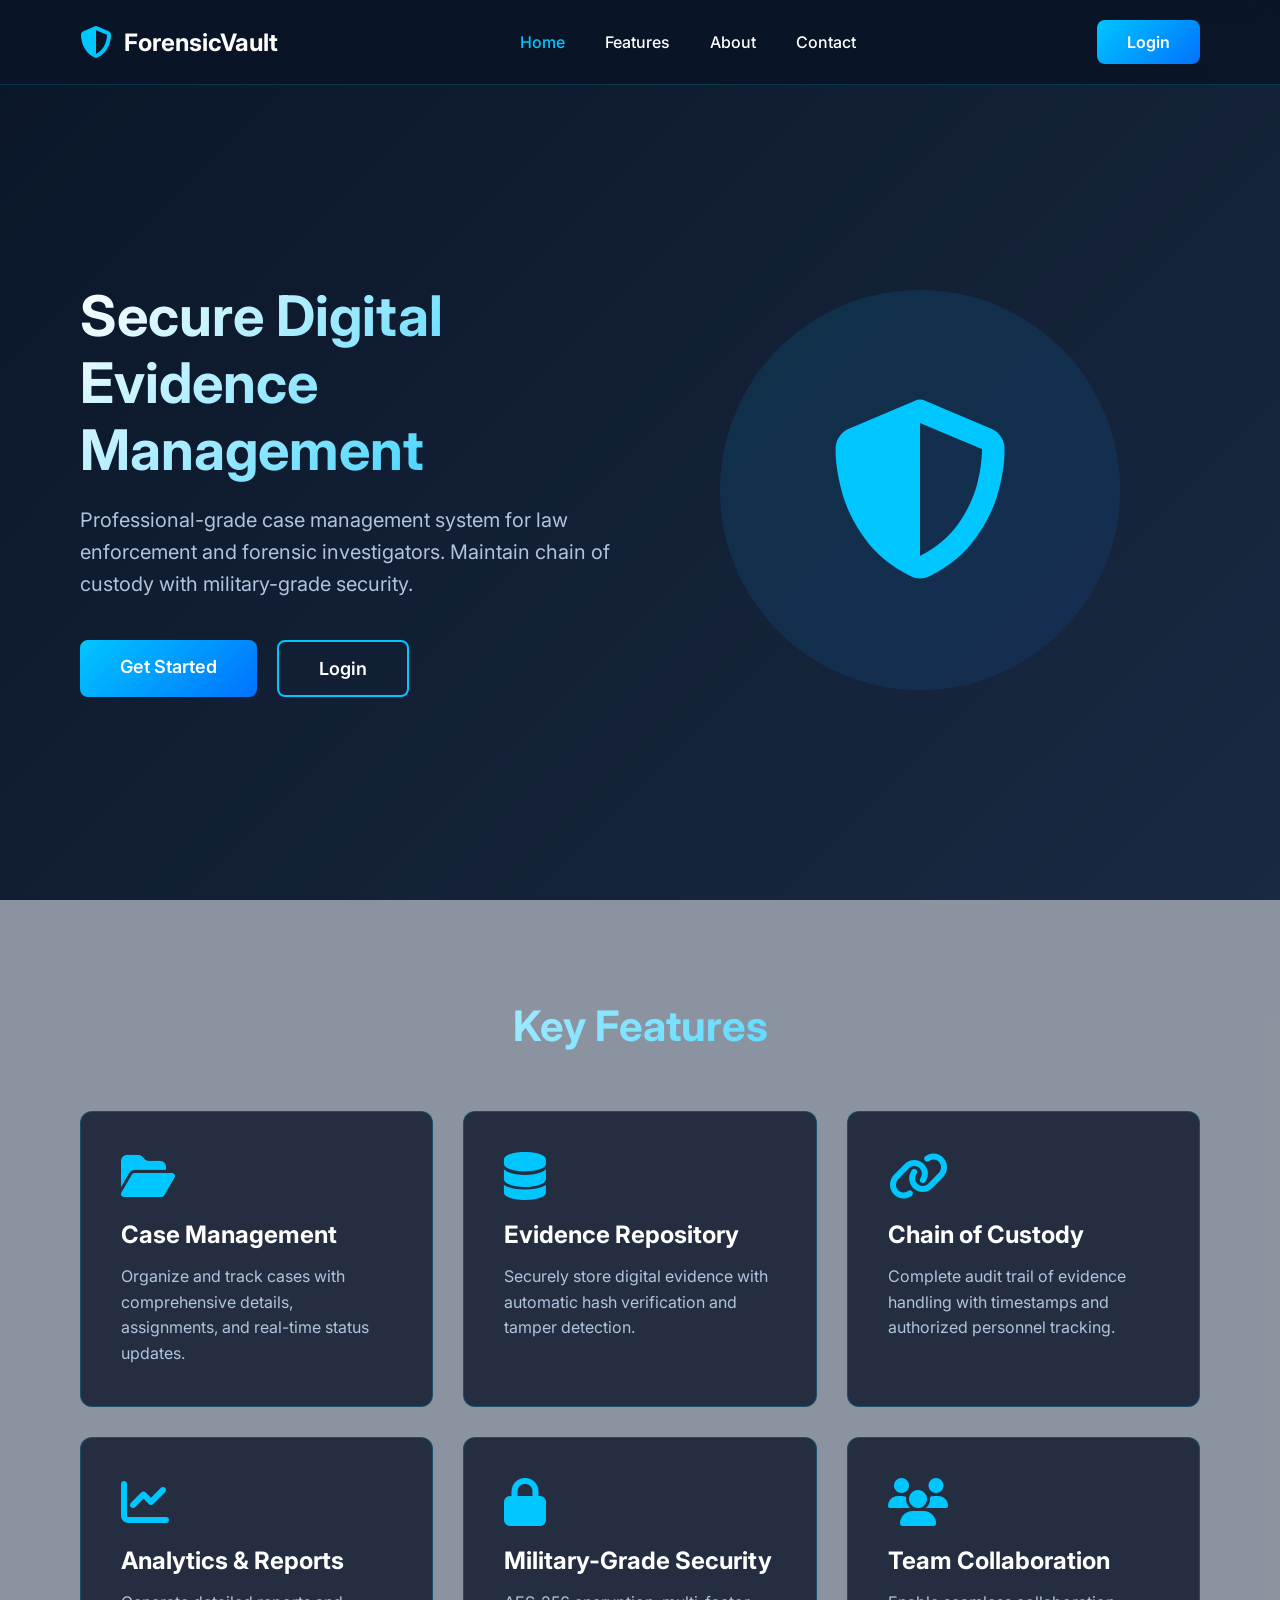
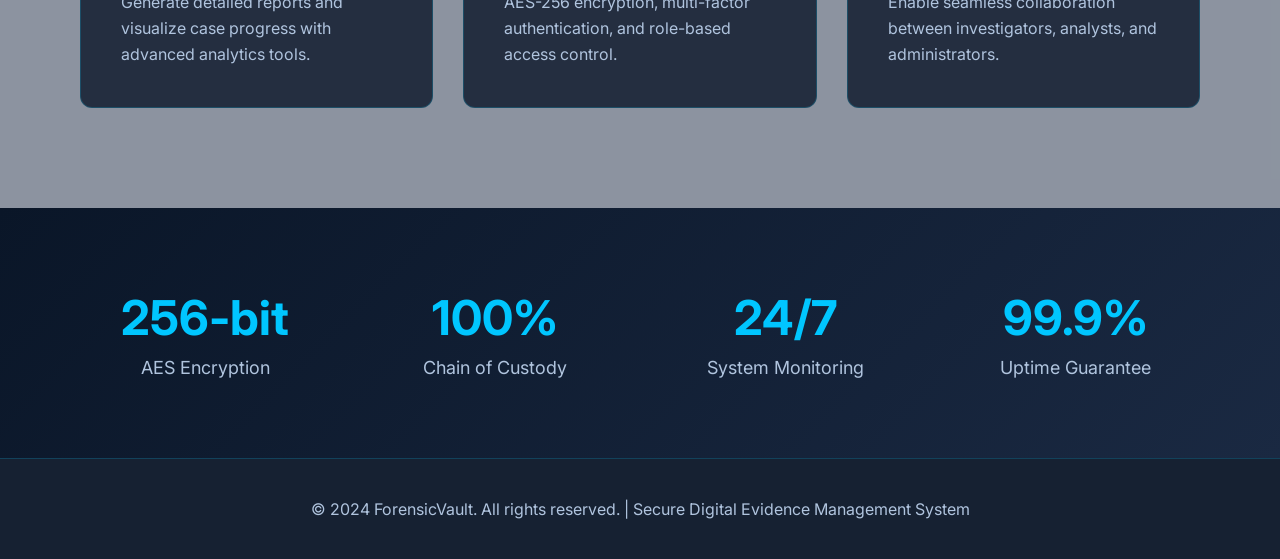
<file: index.html>
<!DOCTYPE html>
<html lang="en">
<head>
    <meta charset="UTF-8">
    <meta name="viewport" content="width=device-width, initial-scale=1.0">
    <title>ForensicVault - Digital Evidence & Case Management System</title>
    <link href="https://fonts.googleapis.com/css2?family=Inter:wght@300;400;500;600;700&display=swap" rel="stylesheet">
    <link rel="stylesheet" href="https://cdnjs.cloudflare.com/ajax/libs/font-awesome/6.4.0/css/all.min.css">
    <!-- FIXED: Proper link to CSS -->
    <link rel="stylesheet" href="css/style.css">
</head>
<body>
    <!-- Navigation -->
    <nav class="navbar">
        <div class="logo">
            <i class="fas fa-shield-halved"></i>
            <span>ForensicVault</span>
        </div>
        <ul class="nav-links">
            <li><a href="index.html" class="active">Home</a></li>
            <li><a href="#features">Features</a></li>
            <li><a href="#about">About</a></li>
            <li><a href="#contact">Contact</a></li>
        </ul>
        <a href="login.html" class="nav-btn">Login</a>
    </nav>

    <!-- Hero Section -->
    <section class="hero" id="home">
        <div class="hero-content">
            <h1>Secure Digital Evidence Management</h1>
            <p>Professional-grade case management system for law enforcement and forensic investigators. Maintain chain of custody with military-grade security.</p>
           <div class="hero-buttons">
    <a href="register.html" class="btn-primary">Get Started</a>
    <a href="login.html" class="btn-secondary">Login</a>
</div>
        </div>
        <div class="hero-visual">
            <div class="security-badge">
                <i class="fas fa-shield-halved"></i>
            </div>
        </div>
    </section>

    <!-- Features Section -->
    <section class="features" id="features">
        <h2 class="section-title">Key Features</h2>
        <div class="feature-grid">
            <div class="feature-card">
                <i class="fas fa-folder-open"></i>
                <h3>Case Management</h3>
                <p>Organize and track cases with comprehensive details, assignments, and real-time status updates.</p>
            </div>
            <div class="feature-card">
                <i class="fas fa-database"></i>
                <h3>Evidence Repository</h3>
                <p>Securely store digital evidence with automatic hash verification and tamper detection.</p>
            </div>
            <div class="feature-card">
                <i class="fas fa-link"></i>
                <h3>Chain of Custody</h3>
                <p>Complete audit trail of evidence handling with timestamps and authorized personnel tracking.</p>
            </div>
            <div class="feature-card">
                <i class="fas fa-chart-line"></i>
                <h3>Analytics & Reports</h3>
                <p>Generate detailed reports and visualize case progress with advanced analytics tools.</p>
            </div>
            <div class="feature-card">
                <i class="fas fa-lock"></i>
                <h3>Military-Grade Security</h3>
                <p>AES-256 encryption, multi-factor authentication, and role-based access control.</p>
            </div>
            <div class="feature-card">
                <i class="fas fa-users"></i>
                <h3>Team Collaboration</h3>
                <p>Enable seamless collaboration between investigators, analysts, and administrators.</p>
            </div>
        </div>
    </section>

    <!-- Stats Section -->
    <section class="stats">
        <div class="stat-item">
            <h2>256-bit</h2>
            <p>AES Encryption</p>
        </div>
        <div class="stat-item">
            <h2>100%</h2>
            <p>Chain of Custody</p>
        </div>
        <div class="stat-item">
            <h2>24/7</h2>   
            <p>System Monitoring</p>
        </div>
        <div class="stat-item">
            <h2>99.9%</h2>
            <p>Uptime Guarantee</p>
        </div>
    </section>

    <!-- Footer -->
    <footer class="footer">
        <p>&copy; 2024 ForensicVault. All rights reserved. | Secure Digital Evidence Management System</p>
    </footer>

    <!-- FIXED: Proper link to JS -->
    <script src="js/main.js"></script>
</body>
</html>
</file>
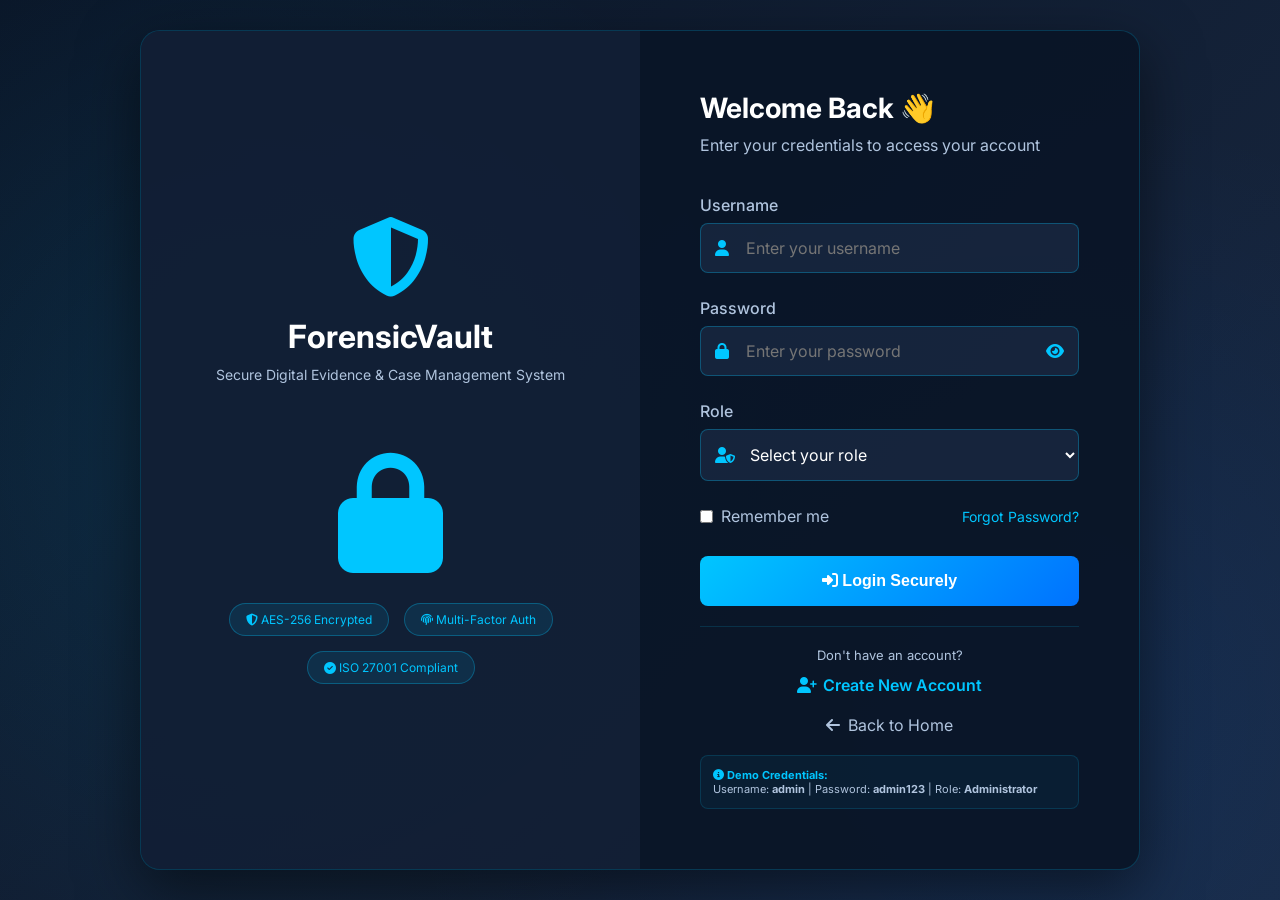
<file: cases.html>
<!DOCTYPE html>
<html lang="en">
<head>
    <meta charset="UTF-8">
    <meta name="viewport" content="width=device-width, initial-scale=1.0">
    <title>Cases - ForensicVault</title>
    <link href="https://fonts.googleapis.com/css2?family=Inter:wght@300;400;500;600;700&display=swap" rel="stylesheet">
    <link rel="stylesheet" href="https://cdnjs.cloudflare.com/ajax/libs/font-awesome/6.4.0/css/all.min.css">
    <link rel="stylesheet" href="css/style.css">
</head>
<body class="dashboard-body">

    <div id="pageLoader" class="page-loader">
        <div class="loader-content">
            <div class="loader-icon"><i class="fas fa-shield-halved"></i></div>
            <h2 class="loader-brand">Forensic<span>Vault</span></h2>
            <p class="loader-tagline">Digital Evidence System</p>
            <div class="loader-bar-track"><div class="loader-bar-fill"></div></div>
            <p class="loader-text">LOADING CASES MODULE</p>
        </div>
    </div>

    <nav class="top-nav">
    <button class="mobile-menu-btn" onclick="toggleMobileMenu()">
        <i class="fas fa-bars"></i>
    </button>
    
    <div class="logo">
        <i class="fas fa-shield-halved"></i>
        <span>ForensicVault</span>
    </div>

    <div class="search-bar">
        <i class="fas fa-search"></i>
        <input type="text" placeholder="Search...">
    </div>

    <div class="top-nav-right">
        <button class="top-nav-btn" id="themeToggle" onclick="toggleTheme()" title="Toggle theme">
            <i class="fas fa-moon"></i>
        </button>

        <div class="notification-icon-wrapper">
            <div class="notification-icon" onclick="toggleNotifications()">
                <i class="fas fa-bell"></i>
                <span class="notification-badge">3</span>
            </div>
            
            <div class="notification-dropdown" id="notificationDropdown">
                <div class="notification-dropdown-header">
                    <h3><i class="fas fa-bell"></i> Notifications</h3>
                    <div class="actions">
                        <button onclick="markAllRead()">Mark all read</button>
                        <button onclick="clearNotifications()">Clear all</button>
                    </div>
                </div>
                <div class="notification-list" id="notificationList">
                    <!-- Filled by JS -->
                </div>
            </div>
        </div>

        <div class="user-profile">
            <div class="user-avatar" id="userAvatar">JD</div>
            <div class="user-info">
                <div class="user-name" id="userName">John Doe</div>
                <div class="user-role" id="userRole">Administrator</div>
            </div>
        </div>

        <button class="logout-btn" onclick="logout()">
            <i class="fas fa-sign-out-alt"></i> <span>Logout</span>
        </button>
    </div>
</nav>

<div class="sidebar-overlay" id="sidebarOverlay" onclick="closeMobileMenu()"></div>

    <aside class="sidebar">
        <ul class="sidebar-menu">
            <li><a href="dashboard.html"><i class="fas fa-th-large"></i> Dashboard</a></li>
            <li><a href="cases.html" class="active"><i class="fas fa-folder-open"></i> Cases</a></li>
            <li><a href="evidence.html"><i class="fas fa-database"></i> Evidence</a></li>
            <li><a href="custody.html"><i class="fas fa-link"></i> Chain of Custody</a></li>
            <li><a href="reports.html"><i class="fas fa-file-alt"></i> Reports</a></li>
            <li><a href="analytics.html"><i class="fas fa-chart-line"></i> Analytics</a></li>
            <li><a href="users.html"><i class="fas fa-users"></i> User Management</a></li>
            <li><a href="settings.html"><i class="fas fa-cog"></i> Settings</a></li>
        </ul>
    </aside>

    <main class="main-content">
        <div class="page-header">
            <div>
                <h1>📁 Cases Management</h1>
                <p>Manage all registered cases and investigations</p>
            </div>
            <div class="header-actions">
                <button class="action-btn secondary" onclick="showToast('Filter panel coming soon','info')">
                    <i class="fas fa-filter"></i> Filter
                </button>
                <button class="action-btn secondary" onclick="exportCases()">
                    <i class="fas fa-download"></i> Export CSV
                </button>
                <button class="action-btn" onclick="openNewCaseModal()">
                    <i class="fas fa-plus"></i> New Case
                </button>
            </div>
        </div>

        <div class="kpi-grid">
            <div class="kpi-card">
                <div class="kpi-info">
                    <h3>0</h3>
                    <p>Total Cases</p>
                    <div class="kpi-trend"><i class="fas fa-arrow-up"></i> +8% this month</div>
                </div>
                <i class="fas fa-folder-open kpi-icon"></i>
            </div>
            <div class="kpi-card">
                <div class="kpi-info">
                    <h3>0</h3>
                    <p>Active Cases</p>
                    <div class="kpi-trend"><i class="fas fa-arrow-up"></i> +3% this week</div>
                </div>
                <i class="fas fa-briefcase kpi-icon"></i>
            </div>
            <div class="kpi-card">
                <div class="kpi-info">
                    <h3>0</h3>
                    <p>Closed Cases</p>
                    <div class="kpi-trend"><i class="fas fa-check-circle"></i> Resolved</div>
                </div>
                <i class="fas fa-check-circle kpi-icon"></i>
            </div>
            <div class="kpi-card">
                <div class="kpi-info">
                    <h3>0</h3>
                    <p>High Priority</p>
                    <div class="kpi-trend" style="color:#ff4757;"><i class="fas fa-exclamation-circle"></i> Requires attention</div>
                </div>
                <i class="fas fa-exclamation-triangle kpi-icon"></i>
            </div>
        </div>

        <div class="filter-bar">
            <div class="filter-search">
                <i class="fas fa-search"></i>
                <input type="text" id="caseSearch" placeholder="Search by Case ID, Type, Victim, Officer..." onkeyup="filterCases()">
            </div>
            <select class="filter-select" id="statusFilter" onchange="filterCases()">
                <option value="">All Status</option>
                <option value="new">New Case</option>
                <option value="active">Under Investigation</option>
                <option value="high">High Priority</option>
                <option value="closed">Closed</option>
            </select>
            <select class="filter-select" id="priorityFilter" onchange="filterCases()">
                <option value="">All Priorities</option>
                <option value="high">Critical / High</option>
                <option value="medium">Medium</option>
                <option value="low">Low</option>
            </select>
        </div>

        <div class="card">
            <div class="card-header">
                <h2><i class="fas fa-list" style="color:#00c6ff;margin-right:8px;"></i> All Cases</h2>
                <span style="color:#b0c4de;font-size:13px;">Showing <strong id="caseCount">0</strong> cases</span>
            </div>
            <div class="card-body">
                <div class="table-responsive">
                    <table id="casesTable">
                        <thead>
                            <tr>
                                <th>Case ID</th>
                                <th>Crime Type</th>
                                <th>Victim / Organization</th>
                                <th>Assigned Officer</th>
                                <th>Priority</th>
                                <th>Status</th>
                                <th>Date Filed</th>
                                <th>Actions</th>
                            </tr>
                        </thead>
                        <tbody>
                            <!-- Cases will be rendered here by cases.js -->
                        </tbody>
                    </table>
                </div>
            </div>
        </div>
    </main>

    <div class="modal-overlay" id="modalOverlay">
        <div class="modal-box">
            <div class="modal-header">
                <h3 id="modalTitle">Modal</h3>
                <button class="modal-close" onclick="closeModal()"><i class="fas fa-times"></i></button>
            </div>
            <div class="modal-body" id="modalBody"></div>
            <div class="modal-footer" id="modalFooter"></div>
        </div>
    </div>

    <div class="toast-container" id="toastContainer"></div>

    <!-- Main JS (loader, auth, modals, toasts) -->
    <script src="js/main.js"></script>
    <!-- Cases-specific JS (must load AFTER main.js) -->
    <script src="js/cases.js"></script>
    <script>
        checkAuth();
        loadUserInfo();
    </script>
</body>
</html>
</file>
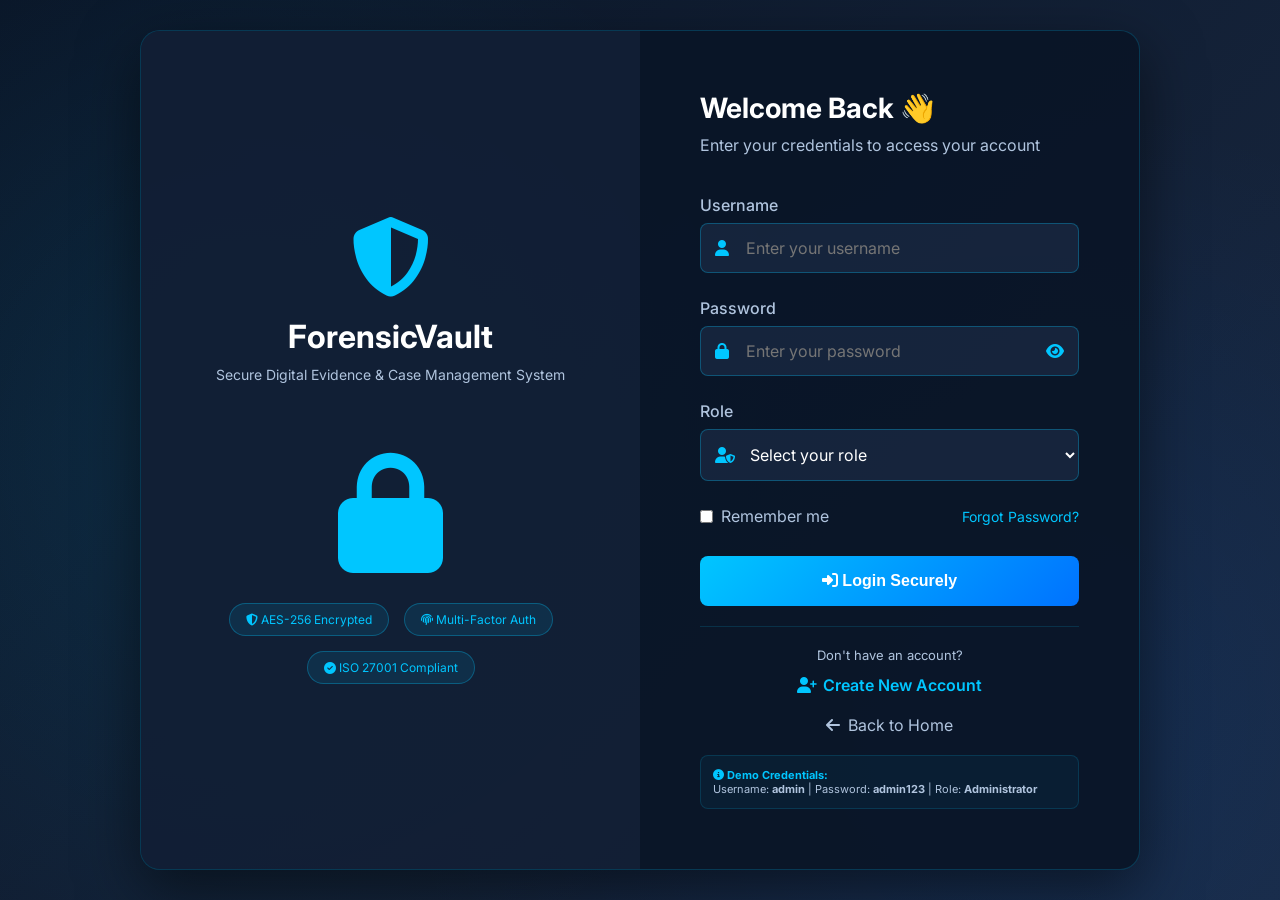
<file: custody.html>
<!DOCTYPE html>
    <html lang="en">
    <head>
        <meta charset="UTF-8">
        <meta name="viewport" content="width=device-width, initial-scale=1.0">
        <title>Chain of Custody - ForensicVault</title>
        <link href="https://fonts.googleapis.com/css2?family=Inter:wght@300;400;500;600;700&display=swap" rel="stylesheet">
        <link rel="stylesheet" href="https://cdnjs.cloudflare.com/ajax/libs/font-awesome/6.4.0/css/all.min.css">
        <link rel="stylesheet" href="css/style.css">
    </head>
    <body class="dashboard-body">

        <div id="pageLoader" class="page-loader">
            <div class="loader-content">
                <div class="loader-icon"><i class="fas fa-shield-halved"></i></div>
                <h2 class="loader-brand">Forensic<span>Vault</span></h2><p class="loader-tagline">Digital Evidence System</p>

                <div class="loader-bar-track"><div class="loader-bar-fill"></div></div>
                <p class="loader-text">LOADING CUSTODY LOGS...</p>
            </div>
        </div>

        <nav class="top-nav">
    <button class="mobile-menu-btn" onclick="toggleMobileMenu()">
        <i class="fas fa-bars"></i>
    </button>
    
    <div class="logo">
        <i class="fas fa-shield-halved"></i>
        <span>ForensicVault</span>
    </div>

    <div class="search-bar">
        <i class="fas fa-search"></i>
        <input type="text" placeholder="Search...">
    </div>

    <div class="top-nav-right">
        <button class="top-nav-btn" id="themeToggle" onclick="toggleTheme()" title="Toggle theme">
            <i class="fas fa-moon"></i>
        </button>

        <div class="notification-icon-wrapper">
            <div class="notification-icon" onclick="toggleNotifications()">
                <i class="fas fa-bell"></i>
                <span class="notification-badge">3</span>
            </div>
            
            <div class="notification-dropdown" id="notificationDropdown">
                <div class="notification-dropdown-header">
                    <h3><i class="fas fa-bell"></i> Notifications</h3>
                    <div class="actions">
                        <button onclick="markAllRead()">Mark all read</button>
                        <button onclick="clearNotifications()">Clear all</button>
                    </div>
                </div>
                <div class="notification-list" id="notificationList">
                    <!-- Filled by JS -->
                </div>
            </div>
        </div>

        <div class="user-profile">
            <div class="user-avatar" id="userAvatar">JD</div>
            <div class="user-info">
                <div class="user-name" id="userName">John Doe</div>
                <div class="user-role" id="userRole">Administrator</div>
            </div>
        </div>

        <button class="logout-btn" onclick="logout()">
            <i class="fas fa-sign-out-alt"></i> <span>Logout</span>
        </button>
    </div>
</nav>

<div class="sidebar-overlay" id="sidebarOverlay" onclick="closeMobileMenu()"></div>

        <aside class="sidebar">
            <ul class="sidebar-menu">
                <li><a href="dashboard.html"><i class="fas fa-th-large"></i> Dashboard</a></li>
                <li><a href="cases.html"><i class="fas fa-folder-open"></i> Cases</a></li>
                <li><a href="evidence.html"><i class="fas fa-database"></i> Evidence</a></li>
                <li><a href="custody.html" class="active"><i class="fas fa-link"></i> Chain of Custody</a></li>
                <li><a href="reports.html"><i class="fas fa-file-alt"></i> Reports</a></li>
                <li><a href="analytics.html"><i class="fas fa-chart-line"></i> Analytics</a></li>
                <li><a href="users.html"><i class="fas fa-users"></i> User Management</a></li>
                <li><a href="settings.html"><i class="fas fa-cog"></i> Settings</a></li>
            </ul>
        </aside>

        <main class="main-content">
            <div class="page-header">
                <div>
                    <h1>⛓️ Chain of Custody</h1>
                    <p>Complete tamper-proof evidence access trail with cryptographic signatures</p>
                </div>
                <div class="header-actions">
                    <button class="action-btn secondary" onclick="exportCustodyLog()"><i class="fas fa-download"></i> Export Log</button>
                    <button class="action-btn secondary"><i class="fas fa-filter"></i> Filter</button>
                </div>
            </div>

            <!-- KPI Cards -->
            <div class="kpi-grid">
                <div class="kpi-card">
                    <div class="kpi-info"><h3>3,847</h3><p>Total Transfers</p><div class="kpi-trend"><i class="fas fa-arrow-up"></i> +234 today</div></div>
                    <i class="fas fa-exchange-alt kpi-icon"></i>
                </div>
                <div class="kpi-card">
                    <div class="kpi-info"><h3>1,293</h3><p>Evidence Views</p><div class="kpi-trend"><i class="fas fa-eye"></i> 89 today</div></div>
                    <i class="fas fa-eye kpi-icon"></i>
                </div>
                <div class="kpi-card">
                    <div class="kpi-info"><h3>7</h3><p>Tamper Attempts</p><div class="kpi-trend" style="color:#ff4757;"><i class="fas fa-shield-alt"></i> All blocked</div></div>
                    <i class="fas fa-exclamation-triangle kpi-icon"></i>
                </div>
                <div class="kpi-card">
                    <div class="kpi-info"><h3>23</h3><p>Active Officers</p><div class="kpi-trend"><i class="fas fa-users"></i> Online now</div></div>
                    <i class="fas fa-users kpi-icon"></i>
                </div>
            </div>

            <!-- Info Banner -->
            <div class="info-banner">
                <i class="fas fa-info-circle"></i>
                <span>All custody events are immutable and cryptographically signed. Any tampering triggers immediate security alerts.</span>
            </div>

            <!-- Timeline -->
            <div class="card">
                <div class="card-header">
                    <h2><i class="fas fa-stream" style="color:#00c6ff;margin-right:8px;"></i> Full Custody Log</h2>
                   <select class="filter-select" id="custodyFilter" onchange="filterCustody()">
    <option value="">All Evidence</option>
    <option value="EV-103">EV-103</option>
    <option value="EV-102">EV-102</option>
    <option value="EV-089">EV-089</option>
    <option value="CR-247">CR-247</option>
</select>
                </div>
                <div class="card-body">
                    <div class="custody-timeline">
                        <div class="ct-item alert">
                            <div class="ct-dot" style="background:rgba(255,71,87,0.15);color:#ff4757;border-color:#ff4757;">⚠️</div>
                            <div class="ct-line"></div>
                            <div class="ct-content">
                                <h4 style="color:#ff4757;">🚨 Unauthorized Modification Attempt BLOCKED</h4>
                                <div class="ct-meta">
                                    <span><i class="fas fa-user-secret"></i> Unknown IP</span>
                                    <span><i class="fas fa-globe"></i> 192.168.1.45</span>
                                    <span><i class="fas fa-clock"></i> 02:15 AM · Jan 22, 2025</span>
                                </div>
                                <p class="ct-desc">Attempt to modify Evidence EV-089 · Access denied by security system · Incident logged and admin notified</p>
                            </div>
                        </div>
                        <div class="ct-item">
                            <div class="ct-dot" style="background:rgba(0,198,255,0.15);color:#00c6ff;border-color:#00c6ff;">📤</div>
                            <div class="ct-line"></div>
                            <div class="ct-content">
                                <h4>Evidence Uploaded to System</h4>
                                <div class="ct-meta">
                                    <span><i class="fas fa-user"></i> Officer J. Davis</span>
                                    <span><i class="fas fa-clock"></i> 10:24 AM · Jan 22, 2025</span>
                                </div>
                                <p class="ct-desc">Evidence EV-103 uploaded · Size: 4.2 MB · SHA-256 hash generated</p>
                                <div class="hash-display" style="margin-top:8px;">a3f8c91d2e4b67890f1a2b3c4d5e6f7890a1b2c3d4e5f6789012345678901234</div>
                            </div>
                        </div>
                        <div class="ct-item">
                            <div class="ct-dot" style="background:rgba(46,204,113,0.15);color:#2ecc71;border-color:#2ecc71;">✅</div>
                            <div class="ct-line"></div>
                            <div class="ct-content">
                                <h4>Hash Integrity Verified</h4>
                                <div class="ct-meta">
                                    <span><i class="fas fa-user"></i> Analyst A. Chen</span>
                                    <span><i class="fas fa-clock"></i> 11:02 AM · Jan 22, 2025</span>
                                </div>
                                <p class="ct-desc">Evidence EV-103 · SHA-256 match confirmed · Integrity fully intact</p>
                            </div>
                        </div>
                        <div class="ct-item">
                            <div class="ct-dot" style="background:rgba(52,152,219,0.15);color:#3498db;border-color:#3498db;">👁️</div>
                            <div class="ct-line"></div>
                            <div class="ct-content">
                                <h4>Evidence Accessed (Read-Only)</h4>
                                <div class="ct-meta">
                                    <span><i class="fas fa-user"></i> Det. R. Torres</span>
                                    <span><i class="fas fa-clock"></i> 02:15 PM · Jan 22, 2025</span>
                                </div>
                                <p class="ct-desc">Evidence EV-103 accessed for Case CR-247 · Read-only session · Duration: 24 minutes</p>
                            </div>
                        </div>
                        <div class="ct-item">
                            <div class="ct-dot" style="background:rgba(155,89,182,0.15);color:#9b59b6;border-color:#9b59b6;">📋</div>
                            <div class="ct-line"></div>
                            <div class="ct-content">
                                <h4>Evidence Transferred to Court</h4>
                                <div class="ct-meta">
                                    <span><i class="fas fa-user"></i> Administrator</span>
                                    <span><i class="fas fa-clock"></i> 03:30 PM · Jan 22, 2025</span>
                                </div>
                                <p class="ct-desc">Encrypted transfer completed · Recipient: District Court · Transfer ID: TRX-8823</p>
                            </div>
                        </div>
                        <div class="ct-item">
                            <div class="ct-dot" style="background:rgba(255,165,2,0.15);color:#ffa502;border-color:#ffa502;">📊</div>
                            <div class="ct-content">
                                <h4>Final Report Generated</h4>
                                <div class="ct-meta">
                                    <span><i class="fas fa-user"></i> Administrator</span>
                                    <span><i class="fas fa-clock"></i> 04:30 PM · Jan 22, 2025</span>
                                </div>
                                <p class="ct-desc">CR-247 Final Report · PDF format · 42 pages · Digitally signed</p>
                            </div>
                        </div>
                    </div>
                </div>
            </div>
        </main>

        <div class="toast-container" id="toastContainer"></div>
        <script src="js/main.js"></script>
        <script>checkAuth(); loadUserInfo();</script>
        <script src="js/main.js"></script>
<script src="js/custody.js"></script>
<script>checkAuth(); loadUserInfo();</script>
    </body>
    </html>
</file>
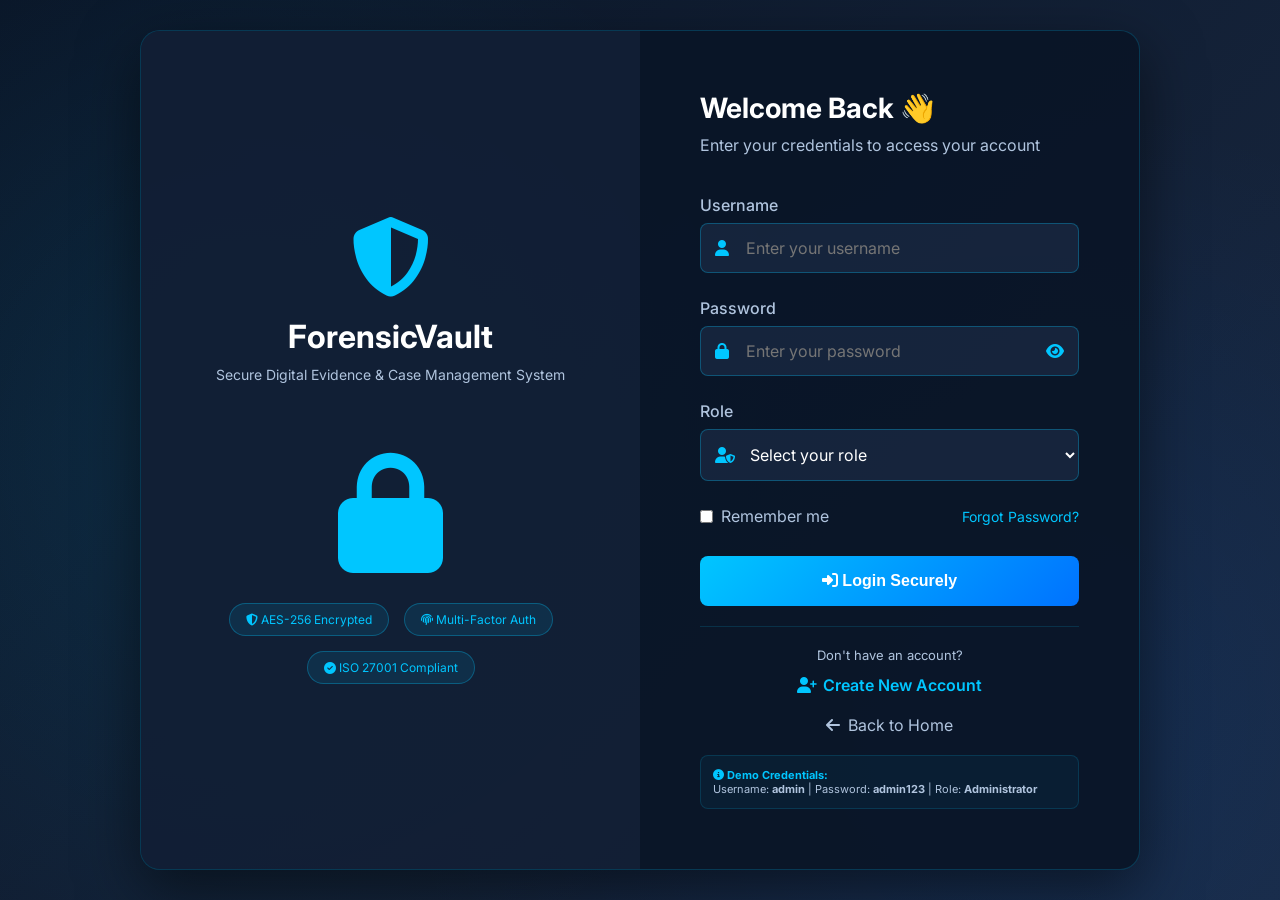
<file: dashboard.html>
<!DOCTYPE html>
<html lang="en">
<head>
    <meta charset="UTF-8">
    <meta name="viewport" content="width=device-width, initial-scale=1.0">
    <title>Dashboard - ForensicVault</title>
    <link href="https://fonts.googleapis.com/css2?family=Inter:wght@300;400;500;600;700&display=swap" rel="stylesheet">
    <link rel="stylesheet" href="https://cdnjs.cloudflare.com/ajax/libs/font-awesome/6.4.0/css/all.min.css">
    <link rel="stylesheet" href="css/style.css">
</head>
<body class="dashboard-body">

    <!-- Loading Screen -->
    <div id="pageLoader" class="page-loader">
        <div class="loader-content">
            <div class="loader-icon"><i class="fas fa-shield-halved"></i></div>
            <h2 class="loader-brand">Forensic<span>Vault</span></h2><p class="loader-tagline">Digital Evidence System</p>

            <div class="loader-bar-track"><div class="loader-bar-fill"></div></div>
            <p class="loader-text">LOADING DASHBOARD...</p>
        </div>
    </div>

    <!-- Top Navigation -->
    <nav class="top-nav">
    <button class="mobile-menu-btn" onclick="toggleMobileMenu()">
        <i class="fas fa-bars"></i>
    </button>
    
    <div class="logo">
        <i class="fas fa-shield-halved"></i>
        <span>ForensicVault</span>
    </div>

    <div class="search-bar">
        <i class="fas fa-search"></i>
        <input type="text" placeholder="Search...">
    </div>

    <div class="top-nav-right">
        <button class="top-nav-btn" id="themeToggle" onclick="toggleTheme()" title="Toggle theme">
            <i class="fas fa-moon"></i>
        </button>

        <div class="notification-icon-wrapper">
            <div class="notification-icon" onclick="toggleNotifications()">
                <i class="fas fa-bell"></i>
                <span class="notification-badge">3</span>
            </div>
            
            <div class="notification-dropdown" id="notificationDropdown">
                <div class="notification-dropdown-header">
                    <h3><i class="fas fa-bell"></i> Notifications</h3>
                    <div class="actions">
                        <button onclick="markAllRead()">Mark all read</button>
                        <button onclick="clearNotifications()">Clear all</button>
                    </div>
                </div>
                <div class="notification-list" id="notificationList">
                    <!-- Filled by JS -->
                </div>
            </div>
        </div>

        <div class="user-profile">
            <div class="user-avatar" id="userAvatar">JD</div>
            <div class="user-info">
                <div class="user-name" id="userName">John Doe</div>
                <div class="user-role" id="userRole">Administrator</div>
            </div>
        </div>

        <button class="logout-btn" onclick="logout()">
            <i class="fas fa-sign-out-alt"></i> <span>Logout</span>
        </button>
    </div>
</nav>

<div class="sidebar-overlay" id="sidebarOverlay" onclick="closeMobileMenu()"></div>

    <!-- Sidebar -->
    <aside class="sidebar">
        <ul class="sidebar-menu">
            <li><a href="dashboard.html" class="active"><i class="fas fa-th-large"></i> Dashboard</a></li>
            <li><a href="cases.html"><i class="fas fa-folder-open"></i> Cases</a></li>
            <li><a href="evidence.html"><i class="fas fa-database"></i> Evidence</a></li>
            <li><a href="custody.html"><i class="fas fa-link"></i> Chain of Custody</a></li>
            <li><a href="reports.html"><i class="fas fa-file-alt"></i> Reports</a></li>
            <li><a href="analytics.html"><i class="fas fa-chart-line"></i> Analytics</a></li>
            <li><a href="users.html"><i class="fas fa-users"></i> User Management</a></li>
            <li><a href="settings.html"><i class="fas fa-cog"></i> Settings</a></li>
        </ul>
    </aside>

    <!-- Main Content -->
    <main class="main-content">
        <!-- Page Header -->
        <div class="page-header">
            <div>
                <h1>Dashboard Overview</h1>
                <p>Welcome back! Here's what's happening with your cases today.</p>
            </div>
        </div>

        <!-- Quick Actions -->
        <div class="quick-actions">
            <a href="cases.html" class="action-btn">
                <i class="fas fa-plus"></i> New Case
            </a>
            <a href="evidence.html" class="action-btn">
                <i class="fas fa-upload"></i> Upload Evidence
            </a>
            <a href="reports.html" class="action-btn">
                <i class="fas fa-file-export"></i> Generate Report
            </a>
        </div>

        <!-- KPI Cards -->
        <div class="kpi-grid">
            <div class="kpi-card">
                <div class="kpi-info">
                    <h3>156</h3>
                    <p>Total Cases</p>
                    <div class="kpi-trend">
                        <i class="fas fa-arrow-up"></i> +12% from last month
                    </div>
                </div>
                <i class="fas fa-folder-open kpi-icon"></i>
            </div>

            <div class="kpi-card">
                <div class="kpi-info">
                    <h3>42</h3>
                    <p>Active Cases</p>
                    <div class="kpi-trend">
                        <i class="fas fa-arrow-up"></i> +8% this week
                    </div>
                </div>
                <i class="fas fa-briefcase kpi-icon"></i>
            </div>

            <div class="kpi-card">
                <div class="kpi-info">
                    <h3>1,247</h3>
                    <p>Total Evidence</p>
                    <div class="kpi-trend">
                        <i class="fas fa-arrow-up"></i> +156 today
                    </div>
                </div>
                <i class="fas fa-database kpi-icon"></i>
            </div>

            <div class="kpi-card">
                <div class="kpi-info">
                    <h3>1,189</h3>
                    <p>Evidence Verified</p>
                    <div class="kpi-trend">
                        <i class="fas fa-check-circle"></i> 95.3% verified
                    </div>
                </div>
                <i class="fas fa-shield-alt kpi-icon"></i>
            </div>
        </div>

        <!-- Recent Cases Table -->
        <div class="card">
            <div class="card-header">
                <h2>Recent Cases</h2>
                <a href="cases.html" class="view-all">View All <i class="fas fa-arrow-right"></i></a>
            </div>
            <div class="card-body">
                <div class="table-responsive">
                    <table>
                        <thead>
                            <tr>
                                <th>Case ID</th>
                                <th>Crime Type</th>
                                <th>Assigned Officer</th>
                                <th>Priority</th>
                                <th>Status</th>
                                <th>Last Updated</th>
                            </tr>
                        </thead>
                        <tbody>
                            <tr>
                                <td>CR-2024-001</td>
                                <td>Cybercrime</td>
                                <td>Det. Sarah Miller</td>
                                <td><span class="priority-high"><i class="fas fa-circle"></i> High</span></td>
                                <td><span class="status-badge status-active">Under Investigation</span></td>
                                <td>2 hours ago</td>
                            </tr>
                            <tr>
                                <td>CR-2024-002</td>
                                <td>Fraud</td>
                                <td>Det. John Anderson</td>
                                <td><span class="priority-medium"><i class="fas fa-circle"></i> Medium</span></td>
                                <td><span class="status-badge status-new">New Case</span></td>
                                <td>5 hours ago</td>
                            </tr>
                            <tr>
                                <td>CR-2024-003</td>
                                <td>Data Breach</td>
                                <td>Det. Emily Chen</td>
                                <td><span class="priority-high"><i class="fas fa-circle"></i> High</span></td>
                                <td><span class="status-badge status-high">High Priority</span></td>
                                <td>1 day ago</td>
                            </tr>
                            <tr>
                                <td>CR-2023-187</td>
                                <td>Identity Theft</td>
                                <td>Det. Michael Brown</td>
                                <td><span class="priority-low"><i class="fas fa-circle"></i> Low</span></td>
                                <td><span class="status-badge status-closed">Closed</span></td>
                                <td>2 days ago</td>
                            </tr>
                        </tbody>
                    </table>
                </div>
            </div>
        </div>
    </main>

    <!-- Toast Container -->
    <div class="toast-container" id="toastContainer"></div>

    <!-- Scripts (ORDER MATTERS!) -->
    <script src="js/main.js"></script>
    <script src="js/dashboard.js"></script>
    <script>
        checkAuth();
        loadUserInfo();
    </script>
</body>
</html>
</file>
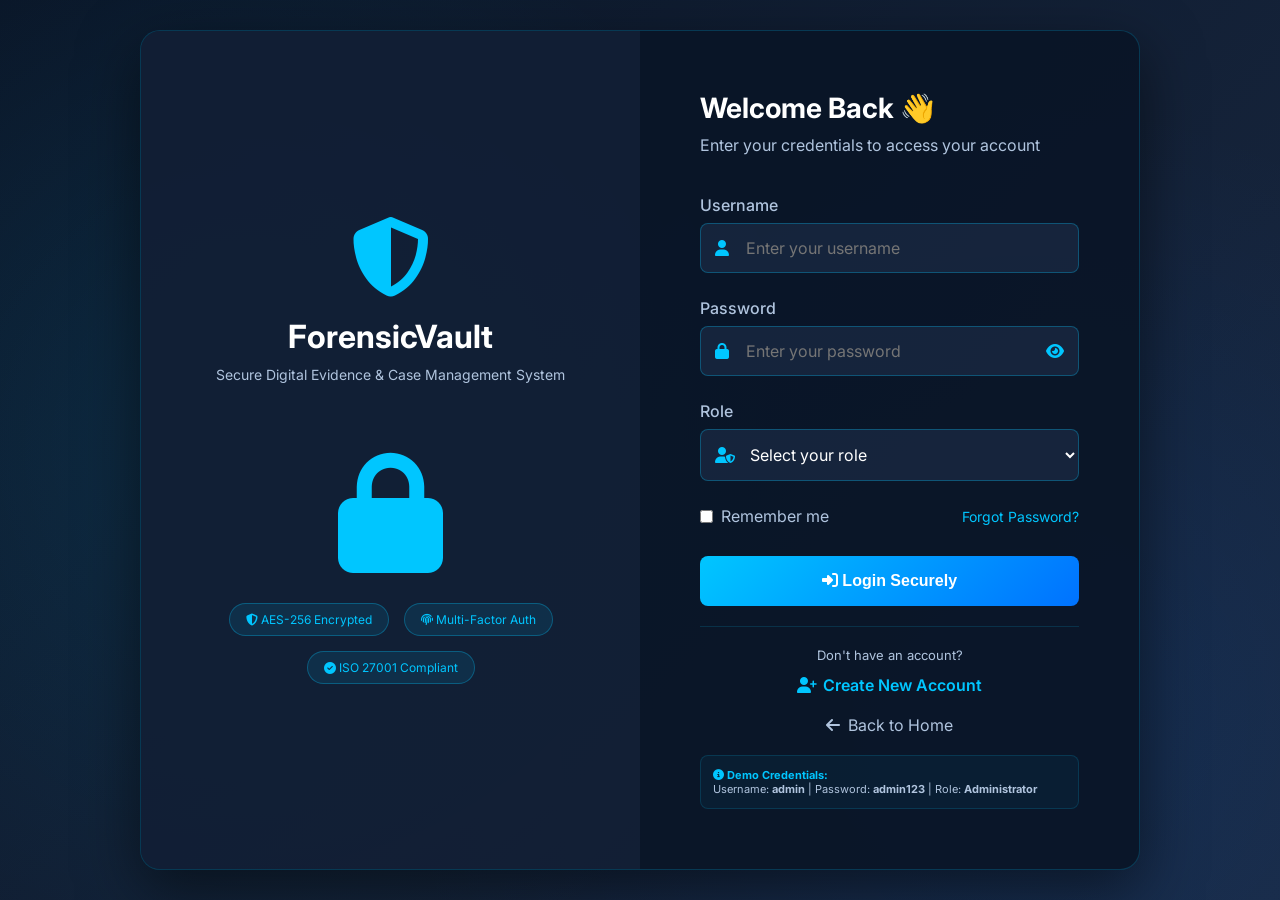
<file: evidence.html>
<!DOCTYPE html>
<html lang="en">
<head>
    <meta charset="UTF-8">
    <meta name="viewport" content="width=device-width, initial-scale=1.0">
    <title>Evidence - ForensicVault</title>
    <link href="https://fonts.googleapis.com/css2?family=Inter:wght@300;400;500;600;700&display=swap" rel="stylesheet">
    <link rel="stylesheet" href="https://cdnjs.cloudflare.com/ajax/libs/font-awesome/6.4.0/css/all.min.css">
    <link rel="stylesheet" href="css/style.css">
</head>
<body class="dashboard-body">

    <div id="pageLoader" class="page-loader">
        <div class="loader-content">
            <div class="loader-icon"><i class="fas fa-shield-halved"></i></div>
            <h2 class="loader-brand">Forensic<span>Vault</span></h2><p class="loader-tagline">Digital Evidence System</p>

            <div class="loader-bar-track"><div class="loader-bar-fill"></div></div>
            <p class="loader-text">LOADING EVIDENCE VAULT...</p>
        </div>
    </div>

    <nav class="top-nav">
    <button class="mobile-menu-btn" onclick="toggleMobileMenu()">
        <i class="fas fa-bars"></i>
    </button>
    
    <div class="logo">
        <i class="fas fa-shield-halved"></i>
        <span>ForensicVault</span>
    </div>

    <div class="search-bar">
        <i class="fas fa-search"></i>
        <input type="text" placeholder="Search...">
    </div>

    <div class="top-nav-right">
        <button class="top-nav-btn" id="themeToggle" onclick="toggleTheme()" title="Toggle theme">
            <i class="fas fa-moon"></i>
        </button>

        <div class="notification-icon-wrapper">
            <div class="notification-icon" onclick="toggleNotifications()">
                <i class="fas fa-bell"></i>
                <span class="notification-badge">3</span>
            </div>
            
            <div class="notification-dropdown" id="notificationDropdown">
                <div class="notification-dropdown-header">
                    <h3><i class="fas fa-bell"></i> Notifications</h3>
                    <div class="actions">
                        <button onclick="markAllRead()">Mark all read</button>
                        <button onclick="clearNotifications()">Clear all</button>
                    </div>
                </div>
                <div class="notification-list" id="notificationList">
                    <!-- Filled by JS -->
                </div>
            </div>
        </div>

        <div class="user-profile">
            <div class="user-avatar" id="userAvatar">JD</div>
            <div class="user-info">
                <div class="user-name" id="userName">John Doe</div>
                <div class="user-role" id="userRole">Administrator</div>
            </div>
        </div>

        <button class="logout-btn" onclick="logout()">
            <i class="fas fa-sign-out-alt"></i> <span>Logout</span>
        </button>
    </div>
</nav>

<div class="sidebar-overlay" id="sidebarOverlay" onclick="closeMobileMenu()"></div>

    <aside class="sidebar">
        <ul class="sidebar-menu">
            <li><a href="dashboard.html"><i class="fas fa-th-large"></i> Dashboard</a></li>
            <li><a href="cases.html"><i class="fas fa-folder-open"></i> Cases</a></li>
            <li><a href="evidence.html" class="active"><i class="fas fa-database"></i> Evidence</a></li>
            <li><a href="custody.html"><i class="fas fa-link"></i> Chain of Custody</a></li>
            <li><a href="reports.html"><i class="fas fa-file-alt"></i> Reports</a></li>
            <li><a href="analytics.html"><i class="fas fa-chart-line"></i> Analytics</a></li>
            <li><a href="users.html"><i class="fas fa-users"></i> User Management</a></li>
            <li><a href="settings.html"><i class="fas fa-cog"></i> Settings</a></li>
        </ul>
    </aside>

    <main class="main-content">
        <div class="page-header">
            <div>
                <h1>🗂️ Evidence Management</h1>
                <p>Manage digital evidence with tamper-proof hash verification</p>
            </div>
            <div class="header-actions">
                <button class="action-btn secondary" onclick="openVerifyModal()"><i class="fas fa-fingerprint"></i> Verify Hash</button>
                <button class="action-btn" onclick="openUploadModal()"><i class="fas fa-upload"></i> Upload Evidence</button>
            </div>
        </div>

        <!-- KPI Cards -->
        <div class="kpi-grid">
            <div class="kpi-card">
                <div class="kpi-info"><h3>1,429</h3><p>Total Evidence</p><div class="kpi-trend"><i class="fas fa-arrow-up"></i> +156 this week</div></div>
                <i class="fas fa-database kpi-icon"></i>
            </div>
            <div class="kpi-card">
                <div class="kpi-info"><h3>1,287</h3><p>Hash Verified</p><div class="kpi-trend"><i class="fas fa-check-circle"></i> 90% verified</div></div>
                <i class="fas fa-shield-alt kpi-icon"></i>
            </div>
            <div class="kpi-card">
                <div class="kpi-info"><h3>142</h3><p>Pending Verification</p><div class="kpi-trend" style="color:#ffa502;"><i class="fas fa-clock"></i> Awaiting analysis</div></div>
                <i class="fas fa-hourglass-half kpi-icon"></i>
            </div>
            <div class="kpi-card">
                <div class="kpi-info"><h3>3</h3><p>Tamper Alerts</p><div class="kpi-trend" style="color:#ff4757;"><i class="fas fa-exclamation-triangle"></i> Requires review</div></div>
                <i class="fas fa-exclamation-triangle kpi-icon"></i>
            </div>
        </div>

        <!-- Evidence Type Cards -->
        <div class="card" style="margin-bottom:20px;">
            <div class="card-header"><h2><i class="fas fa-th" style="color:#00c6ff;margin-right:8px;"></i> Evidence Categories</h2></div>
            <div class="card-body">
                <div class="evidence-type-grid">
                    <div class="evidence-type-card"><div class="et-icon" style="color:#3498db;">🖼️</div><h3>412</h3><p>Images</p></div>
                    <div class="evidence-type-card"><div class="et-icon" style="color:#9b59b6;">🎬</div><h3>287</h3><p>Videos</p></div>
                    <div class="evidence-type-card"><div class="et-icon" style="color:#2ecc71;">📄</div><h3>394</h3><p>Documents</p></div>
                    <div class="evidence-type-card"><div class="et-icon" style="color:#ffa502;">🎵</div><h3>156</h3><p>Audio Files</p></div>
                    <div class="evidence-type-card"><div class="et-icon" style="color:#00c6ff;">💾</div><h3>180</h3><p>Other Files</p></div>
                </div>
            </div>
        </div>

<!-- Find this filter-bar section and update: -->
<div class="filter-bar">
    <div class="filter-search">
        <i class="fas fa-search"></i>
        <input type="text" id="evSearch" placeholder="Search evidence ID, description..." onkeyup="filterEvidence()">
    </div>
    <select class="filter-select" id="evTypeFilter" onchange="filterEvidence()">
        <option value="">All Types</option>
        <option value="image">Image</option>
        <option value="video">Video</option>
        <option value="document">Document</option>
        <option value="audio">Audio</option>
    </select>
    <select class="filter-select" id="evStatusFilter" onchange="filterEvidence()">
        <option value="">All Status</option>
        <option value="verified">Verified</option>
        <option value="pending">Pending</option>
        <option value="tamper">Tamper Alert</option>
    </select>
</div>

<!-- Add ID to the table -->
<table id="evidenceTable">
    <!-- ... -->
</table>
        <!-- Evidence Table -->
        <div class="card">
            <div class="card-header">
                <h2><i class="fas fa-list" style="color:#00c6ff;margin-right:8px;"></i> Evidence Registry</h2>
            </div>
            <div class="card-body">
                <div class="table-responsive">
                    <table>
                        <thead>
                            <tr>
                                <th>Evidence ID</th>
                                <th>Type</th>
                                <th>Case ID</th>
                                <th>Description</th>
                                <th>Uploaded By</th>
                                <th>Hash Status</th>
                                <th>Date</th>
                                <th>Actions</th>
                            </tr>
                        </thead>
                        <tbody>
                            <tr>
                                <td><strong style="color:#00c6ff;">EV-103</strong></td>
                                <td><span class="type-tag"><i class="fas fa-image" style="color:#3498db;"></i> Image</span></td>
                                <td><strong style="color:#00c6ff;">CR-247</strong></td>
                                <td>Screenshot of ransom note</td>
                                <td>Det. J. Davis</td>
                                <td><span class="status-badge status-closed">✓ Verified</span></td>
                                <td>Jan 22, 2025</td>
                                <td>
                                    <button class="tbl-btn view" onclick="viewEvidence('EV-103')"><i class="fas fa-eye"></i></button>
                                    <button class="tbl-btn edit" onclick="openVerifyModal()"><i class="fas fa-fingerprint"></i></button>
                                </td>
                            </tr>
                            <tr>
                                <td><strong style="color:#00c6ff;">EV-102</strong></td>
                                <td><span class="type-tag"><i class="fas fa-file-alt" style="color:#2ecc71;"></i> Document</span></td>
                                <td><strong style="color:#00c6ff;">CR-246</strong></td>
                                <td>Bank transaction records</td>
                                <td>Ofc. S. Miller</td>
                                <td><span class="status-badge status-closed">✓ Verified</span></td>
                                <td>Jan 21, 2025</td>
                                <td>
                                    <button class="tbl-btn view" onclick="viewEvidence('EV-102')"><i class="fas fa-eye"></i></button>
                                    <button class="tbl-btn edit" onclick="openVerifyModal()"><i class="fas fa-fingerprint"></i></button>
                                </td>
                            </tr>
                            <tr>
                                <td><strong style="color:#00c6ff;">EV-101</strong></td>
                                <td><span class="type-tag"><i class="fas fa-video" style="color:#9b59b6;"></i> Video</span></td>
                                <td><strong style="color:#00c6ff;">CR-244</strong></td>
                                <td>CCTV footage recording</td>
                                <td>Det. R. Torres</td>
                                <td><span class="status-badge status-active">⏳ Pending</span></td>
                                <td>Jan 20, 2025</td>
                                <td>
                                    <button class="tbl-btn view" onclick="viewEvidence('EV-101')"><i class="fas fa-eye"></i></button>
                                    <button class="tbl-btn edit" onclick="openVerifyModal()"><i class="fas fa-fingerprint"></i></button>
                                </td>
                            </tr>
                            <tr>
                                <td><strong style="color:#00c6ff;">EV-089</strong></td>
                                <td><span class="type-tag"><i class="fas fa-volume-up" style="color:#ffa502;"></i> Audio</span></td>
                                <td><strong style="color:#00c6ff;">CR-241</strong></td>
                                <td>Recorded phone call</td>
                                <td>Ofc. K. Lee</td>
                                <td><span class="status-badge status-high">⚠ Tamper Alert</span></td>
                                <td>Jan 18, 2025</td>
                                <td>
                                    <button class="tbl-btn view" onclick="viewEvidence('EV-089')"><i class="fas fa-eye"></i></button>
                                    <button class="tbl-btn del" onclick="showToast('Flagged for review','warning')"><i class="fas fa-flag"></i></button>
                                </td>
                            </tr>
                        </tbody>
                    </table>
                </div>
            </div>
        </div>
    </main>

    <div class="modal-overlay" id="modalOverlay">
        <div class="modal-box">
            <div class="modal-header">
                <h3 id="modalTitle">Modal</h3>
                <button class="modal-close" onclick="closeModal()"><i class="fas fa-times"></i></button>
            </div>
            <div class="modal-body" id="modalBody"></div>
            <div class="modal-footer" id="modalFooter"></div>
        </div>
    </div>
    <div class="toast-container" id="toastContainer"></div>

    <script src="js/main.js"></script>
    <script>
        checkAuth();
        loadUserInfo();

        function openUploadModal() {
            showModal('📤 Upload New Evidence',
                `<div class="modal-form">
                    <div class="drop-zone">
                        <div style="font-size:38px;margin-bottom:10px;">📂</div>
                        <p style="color:#b0c4de;font-size:14px;">Drag & drop files or <span style="color:#00c6ff;font-weight:600;cursor:pointer;">click to browse</span></p>
                        <p style="color:#6b7280;font-size:11px;margin-top:6px;">Images, videos, documents, audio (Max 500MB)</p>
                    </div>
                    <div class="form-group-modal"><label>Linked Case ID</label><input type="text" placeholder="e.g., CR-247"></div>
                    <div class="form-group-modal"><label>Evidence Type</label><select><option>Digital Image</option><option>Video</option><option>Document</option><option>Audio File</option></select></div>
                    <div class="form-group-modal"><label>Description</label><textarea placeholder="Brief description..."></textarea></div>
                </div>`,
                `<button class="btn-modal-ghost" onclick="closeModal()">Cancel</button>
                 <button class="btn-modal-primary" onclick="closeModal();showToast('EV-104 uploaded & hash generated!','success')"><i class="fas fa-upload"></i> Upload</button>`
            );
        }

        function openVerifyModal() {
            showModal('🔐 Verify Hash Integrity',
                `<p style="margin-bottom:14px;color:#b0c4de;">Verify SHA-256 hash to confirm evidence integrity.</p>
                 <div class="modal-form">
                    <div class="form-group-modal"><label>Evidence ID</label><input type="text" placeholder="e.g., EV-103" value="EV-103"></div>
                 </div>
                 <div class="hash-info-box">
                    <strong style="color:#2ecc71;">✅ Last Verified:</strong> EV-103
                    <div class="hash-display">a3f8c91d2e4b67890f1a2b3c4d5e6f7890a1b2c3d4e5f6789012345678901234</div>
                 </div>`,
                `<button class="btn-modal-ghost" onclick="closeModal()">Cancel</button>
                 <button class="btn-modal-primary" onclick="closeModal();showToast('Hash verified! Evidence intact.','success')"><i class="fas fa-fingerprint"></i> Verify Now</button>`
            );
        }

        function viewEvidence(id) {
            showModal(`🗂️ Evidence — ${id}`,
                `<div class="detail-grid">
                    <div class="detail-item"><label>Evidence ID</label><strong style="color:#00c6ff;">${id}</strong></div>
                    <div class="detail-item"><label>Status</label><span class="status-badge status-closed">✓ Verified</span></div>
                    <div class="detail-item full"><label>SHA-256 Hash</label><div class="hash-display">a3f8c91d2e4b67890f1a2b3c4d5e6f7890a1b2c3d4e5f6789012345678901234</div></div>
                    <div class="detail-item full"><label>Upload Info</label><span>Uploaded by Det. J. Davis · Jan 22, 2025 · 4.2 MB</span></div>
                    <div class="detail-item full"><label>Linked Case</label><span style="color:#00c6ff;">CR-247 - Ransomware Attack</span></div>
                 </div>`,
                `<button class="btn-modal-ghost" onclick="closeModal()">Close</button>
                 <button class="btn-modal-primary" onclick="closeModal();openVerifyModal()"><i class="fas fa-fingerprint"></i> Re-Verify Hash</button>`
            );
        }
    </script>
    <script src="js/main.js"></script>
<script src="js/evidence.js"></script>
<script>
    checkAuth();
    loadUserInfo();
</script>
</body>
</html>
</file>
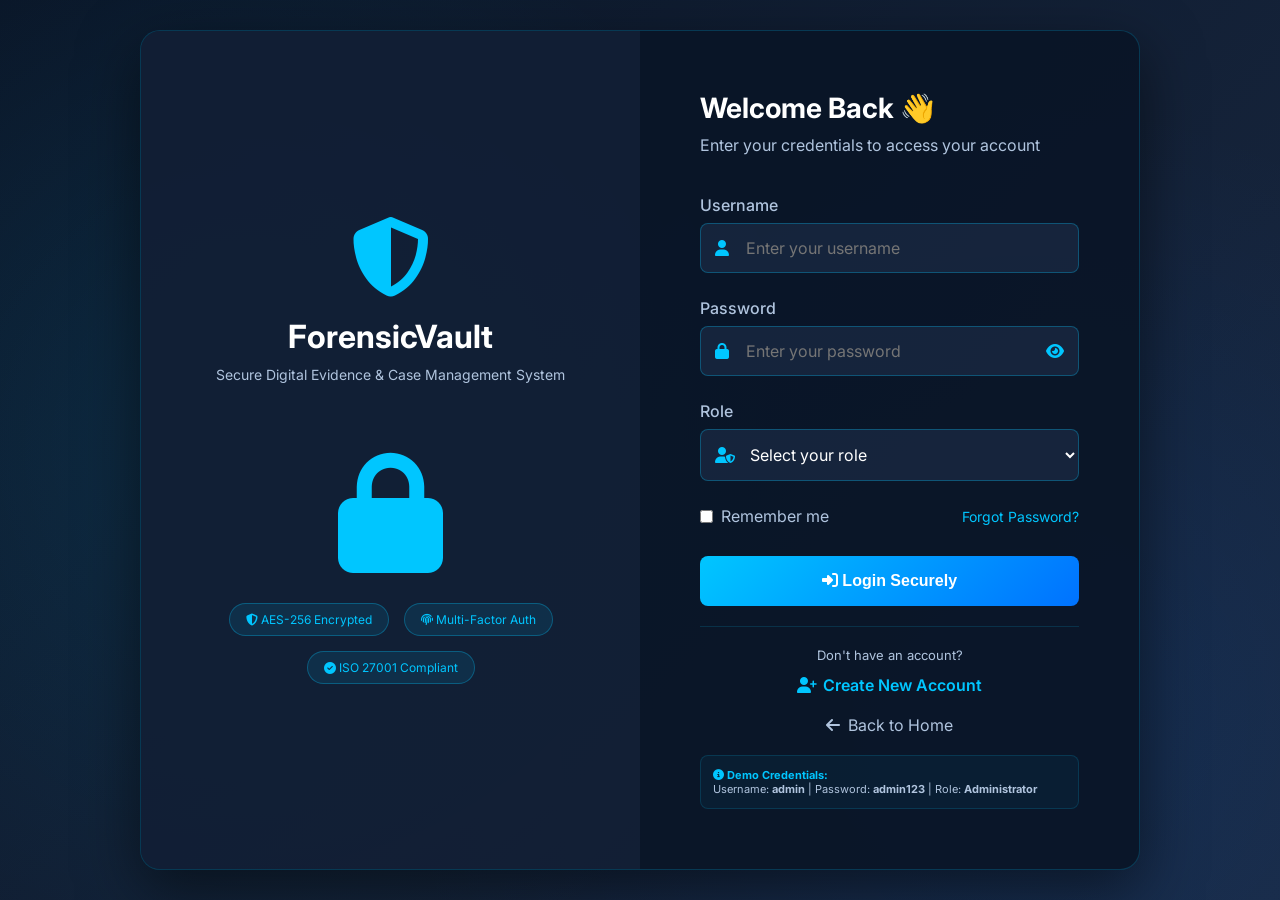
<file: login.html>
<!DOCTYPE html>
<html lang="en">
<head>
    <meta charset="UTF-8">
    <meta name="viewport" content="width=device-width, initial-scale=1.0">
    <title>Login - ForensicVault</title>
    <link href="https://fonts.googleapis.com/css2?family=Inter:wght@300;400;500;600;700&display=swap" rel="stylesheet">
    <link rel="stylesheet" href="https://cdnjs.cloudflare.com/ajax/libs/font-awesome/6.4.0/css/all.min.css">
    <link rel="stylesheet" href="css/style.css">
</head>
<body class="login-body">

    <div class="login-container">
        <div class="login-left">
            <div class="logo-section">
                <i class="fas fa-shield-halved"></i>
                <h1>ForensicVault</h1>
                <p>Secure Digital Evidence & Case Management System</p>
            </div>

            <div class="security-visual">
                <i class="fas fa-lock"></i>
            </div>

            <div class="security-badges">
                <span class="badge"><i class="fas fa-shield-alt"></i> AES-256 Encrypted</span>
                <span class="badge"><i class="fas fa-fingerprint"></i> Multi-Factor Auth</span>
                <span class="badge"><i class="fas fa-check-circle"></i> ISO 27001 Compliant</span>
            </div>
        </div>

        <div class="login-right">
            <div class="login-header">
                <h2>Welcome Back 👋</h2>
                <p>Enter your credentials to access your account</p>
            </div>

            <form id="loginForm" onsubmit="return handleLogin(event)">
                <div class="form-group">
                    <label for="username">Username</label>
                    <div class="input-wrapper">
                        <i class="fas fa-user"></i>
                        <input type="text" id="username" placeholder="Enter your username" autocomplete="username" required>
                    </div>
                </div>

                <div class="form-group">
                    <label for="password">Password</label>
                    <div class="input-wrapper">
                        <i class="fas fa-lock"></i>
                        <input type="password" id="password" placeholder="Enter your password" autocomplete="current-password" required>
                        <i class="fas fa-eye" onclick="togglePassword('password', this)" style="right:15px;left:auto;cursor:pointer;"></i>
                    </div>
                </div>

                <div class="form-group">
                    <label for="role">Role</label>
                    <div class="input-wrapper">
                        <i class="fas fa-user-shield"></i>
                        <select id="role" required>
                            <option value="">Select your role</option>
                            <option value="administrator">Administrator</option>
                            <option value="investigator">Investigator</option>
                            <option value="analyst">Forensic Analyst</option>
                        </select>
                    </div>
                </div>

                <div class="remember-forgot">
                    <label class="remember-me">
                        <input type="checkbox" id="remember">
                        <span>Remember me</span>
                    </label>
                    <a href="#" class="forgot-password" onclick="showForgotPassword(event)">Forgot Password?</a>
                </div>

                <button type="submit" class="login-btn">
                    <i class="fas fa-sign-in-alt"></i> Login Securely
                </button>
            </form>

            <div style="text-align:center;margin-top:20px;padding-top:20px;border-top:1px solid rgba(0,198,255,0.15);">
                <p style="color:#b0c4de;font-size:13px;margin-bottom:12px;">Don't have an account?</p>
                <a href="register.html" style="color:#00c6ff;text-decoration:none;font-weight:600;display:inline-flex;align-items:center;gap:6px;transition:all 0.3s;">
                    <i class="fas fa-user-plus"></i> Create New Account
                </a>
            </div>

            <div class="back-home">
                <a href="index.html">
                    <i class="fas fa-arrow-left"></i> Back to Home
                </a>
            </div>

            <div style="margin-top:20px;padding:12px;background:rgba(0,198,255,0.05);border:1px solid rgba(0,198,255,0.15);border-radius:8px;font-size:11px;color:#b0c4de;">
                <strong style="color:#00c6ff;"><i class="fas fa-info-circle"></i> Demo Credentials:</strong><br>
                Username: <strong>admin</strong> | Password: <strong>admin123</strong> | Role: <strong>Administrator</strong>
            </div>
        </div>
    </div>

    <!-- Modal & Toast -->
    <div class="modal-overlay" id="modalOverlay">
        <div class="modal-box">
            <div class="modal-header">
                <h3 id="modalTitle">Modal</h3>
                <button class="modal-close" onclick="closeModal()"><i class="fas fa-times"></i></button>
            </div>
            <div class="modal-body" id="modalBody"></div>
            <div class="modal-footer" id="modalFooter"></div>
        </div>
    </div>
    <div class="toast-container" id="toastContainer"></div>

    <script src="js/main.js"></script>
    <script src="js/auth.js"></script>
</body>
</html>
</file>
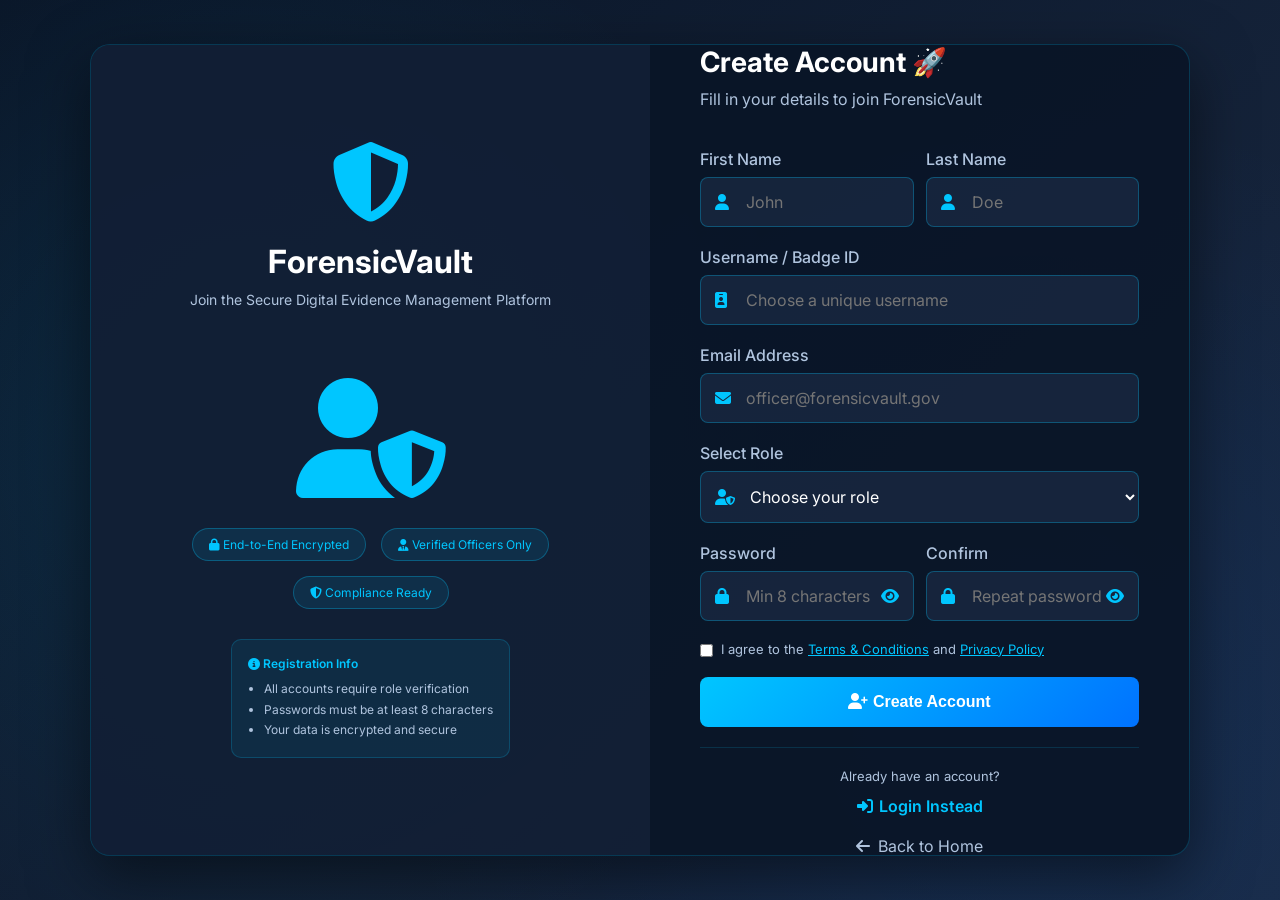
<file: register.html>
<!DOCTYPE html>
<html lang="en">
<head>
    <meta charset="UTF-8">
    <meta name="viewport" content="width=device-width, initial-scale=1.0">
    <title>Register - ForensicVault</title>
    <link href="https://fonts.googleapis.com/css2?family=Inter:wght@300;400;500;600;700&display=swap" rel="stylesheet">
    <link rel="stylesheet" href="https://cdnjs.cloudflare.com/ajax/libs/font-awesome/6.4.0/css/all.min.css">
    <link rel="stylesheet" href="css/style.css">
</head>
<body class="login-body">

    <div class="login-container" style="max-width:1100px;">
        <div class="login-left">
            <div class="logo-section">
                <i class="fas fa-shield-halved"></i>
                <h1>ForensicVault</h1>
                <p>Join the Secure Digital Evidence Management Platform</p>
            </div>

            <div class="security-visual">
                <i class="fas fa-user-shield"></i>
            </div>

            <div class="security-badges">
                <span class="badge"><i class="fas fa-lock"></i> End-to-End Encrypted</span>
                <span class="badge"><i class="fas fa-user-tie"></i> Verified Officers Only</span>
                <span class="badge"><i class="fas fa-shield-alt"></i> Compliance Ready</span>
            </div>

            <div style="margin-top:30px;padding:16px;background:rgba(0,198,255,0.08);border:1px solid rgba(0,198,255,0.2);border-radius:10px;font-size:12px;color:#b0c4de;">
                <p style="color:#00c6ff;font-weight:600;margin-bottom:8px;"><i class="fas fa-info-circle"></i> Registration Info</p>
                <ul style="padding-left:16px;line-height:1.7;">
                    <li>All accounts require role verification</li>
                    <li>Passwords must be at least 8 characters</li>
                    <li>Your data is encrypted and secure</li>
                </ul>
            </div>
        </div>

        <div class="login-right">
            <div class="login-header">
                <h2>Create Account 🚀</h2>
                <p>Fill in your details to join ForensicVault</p>
            </div>

            <form id="registerForm" onsubmit="return handleRegister(event)">
                <div style="display:grid;grid-template-columns:1fr 1fr;gap:12px;">
                    <div class="form-group" style="margin-bottom:20px;">
                        <label for="firstName">First Name</label>
                        <div class="input-wrapper">
                            <i class="fas fa-user"></i>
                            <input type="text" id="firstName" placeholder="John" required>
                        </div>
                    </div>

                    <div class="form-group" style="margin-bottom:20px;">
                        <label for="lastName">Last Name</label>
                        <div class="input-wrapper">
                            <i class="fas fa-user"></i>
                            <input type="text" id="lastName" placeholder="Doe" required>
                        </div>
                    </div>
                </div>

                <div class="form-group" style="margin-bottom:20px;">
                    <label for="username">Username / Badge ID</label>
                    <div class="input-wrapper">
                        <i class="fas fa-id-badge"></i>
                        <input type="text" id="username" placeholder="Choose a unique username" required>
                    </div>
                </div>

                <div class="form-group" style="margin-bottom:20px;">
                    <label for="email">Email Address</label>
                    <div class="input-wrapper">
                        <i class="fas fa-envelope"></i>
                        <input type="email" id="email" placeholder="officer@forensicvault.gov" required>
                    </div>
                </div>

                <div class="form-group" style="margin-bottom:20px;">
                    <label for="role">Select Role</label>
                    <div class="input-wrapper">
                        <i class="fas fa-user-shield"></i>
                        <select id="role" required>
                            <option value="">Choose your role</option>
                            <option value="administrator">Administrator</option>
                            <option value="investigator">Investigator</option>
                            <option value="analyst">Forensic Analyst</option>
                        </select>
                    </div>
                </div>

                <div style="display:grid;grid-template-columns:1fr 1fr;gap:12px;">
                    <div class="form-group" style="margin-bottom:20px;">
                        <label for="password">Password</label>
                        <div class="input-wrapper">
                            <i class="fas fa-lock"></i>
                            <input type="password" id="password" placeholder="Min 8 characters" required>
                            <i class="fas fa-eye" onclick="togglePassword('password', this)" style="right:15px;left:auto;cursor:pointer;"></i>
                        </div>
                    </div>

                    <div class="form-group" style="margin-bottom:20px;">
                        <label for="confirmPassword">Confirm</label>
                        <div class="input-wrapper">
                            <i class="fas fa-lock"></i>
                            <input type="password" id="confirmPassword" placeholder="Repeat password" required>
                            <i class="fas fa-eye" onclick="togglePassword('confirmPassword', this)" style="right:15px;left:auto;cursor:pointer;"></i>
                        </div>
                    </div>
                </div>

                <div style="margin-bottom:20px;">
                    <label class="remember-me" style="align-items:flex-start;">
                        <input type="checkbox" id="agreeTerms" style="margin-top:3px;">
                        <span style="font-size:13px;">I agree to the <a href="#" style="color:#00c6ff;">Terms & Conditions</a> and <a href="#" style="color:#00c6ff;">Privacy Policy</a></span>
                    </label>
                </div>

                <button type="submit" class="login-btn">
                    <i class="fas fa-user-plus"></i> Create Account
                </button>
            </form>

            <div style="text-align:center;margin-top:20px;padding-top:20px;border-top:1px solid rgba(0,198,255,0.15);">
                <p style="color:#b0c4de;font-size:13px;margin-bottom:12px;">Already have an account?</p>
                <a href="login.html" style="color:#00c6ff;text-decoration:none;font-weight:600;display:inline-flex;align-items:center;gap:6px;">
                    <i class="fas fa-sign-in-alt"></i> Login Instead
                </a>
            </div>

            <div class="back-home">
                <a href="index.html">
                    <i class="fas fa-arrow-left"></i> Back to Home
                </a>
            </div>
        </div>
    </div>

    <div class="modal-overlay" id="modalOverlay">
        <div class="modal-box">
            <div class="modal-header">
                <h3 id="modalTitle">Modal</h3>
                <button class="modal-close" onclick="closeModal()"><i class="fas fa-times"></i></button>
            </div>
            <div class="modal-body" id="modalBody"></div>
            <div class="modal-footer" id="modalFooter"></div>
        </div>
    </div>
    <div class="toast-container" id="toastContainer"></div>

    <script src="js/main.js"></script>
    <script src="js/auth.js"></script>
</body>
</html>
</file>
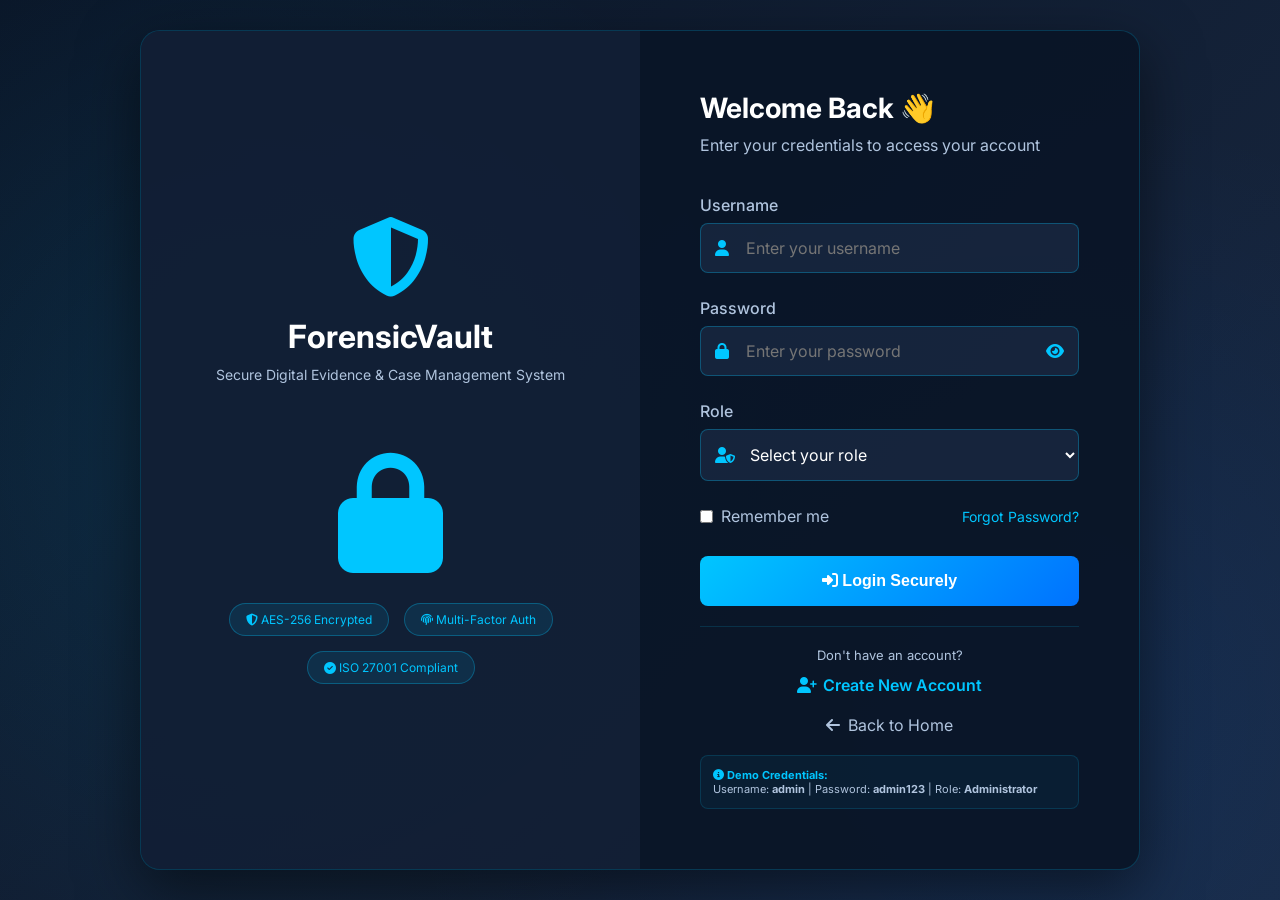
<file: reports.html>
<!DOCTYPE html>
<html lang="en">
<head>
    <meta charset="UTF-8">
    <meta name="viewport" content="width=device-width, initial-scale=1.0">
    <title>Reports - ForensicVault</title>
    <link href="https://fonts.googleapis.com/css2?family=Inter:wght@300;400;500;600;700&display=swap" rel="stylesheet">
    <link rel="stylesheet" href="https://cdnjs.cloudflare.com/ajax/libs/font-awesome/6.4.0/css/all.min.css">
    <link rel="stylesheet" href="css/style.css">
</head>
<body class="dashboard-body">

    <div id="pageLoader" class="page-loader">
        <div class="loader-content">
            <div class="loader-icon"><i class="fas fa-shield-halved"></i></div>
            <h2 class="loader-brand">Forensic<span>Vault</span></h2><p class="loader-tagline">Digital Evidence System</p>

            <div class="loader-bar-track"><div class="loader-bar-fill"></div></div>
            <p class="loader-text">LOADING REPORTS...</p>
        </div>
    </div>

    <nav class="top-nav">
    <button class="mobile-menu-btn" onclick="toggleMobileMenu()">
        <i class="fas fa-bars"></i>
    </button>
    
    <div class="logo">
        <i class="fas fa-shield-halved"></i>
        <span>ForensicVault</span>
    </div>

    <div class="search-bar">
        <i class="fas fa-search"></i>
        <input type="text" placeholder="Search...">
    </div>

    <div class="top-nav-right">
        <button class="top-nav-btn" id="themeToggle" onclick="toggleTheme()" title="Toggle theme">
            <i class="fas fa-moon"></i>
        </button>

        <div class="notification-icon-wrapper">
            <div class="notification-icon" onclick="toggleNotifications()">
                <i class="fas fa-bell"></i>
                <span class="notification-badge">3</span>
            </div>
            
            <div class="notification-dropdown" id="notificationDropdown">
                <div class="notification-dropdown-header">
                    <h3><i class="fas fa-bell"></i> Notifications</h3>
                    <div class="actions">
                        <button onclick="markAllRead()">Mark all read</button>
                        <button onclick="clearNotifications()">Clear all</button>
                    </div>
                </div>
                <div class="notification-list" id="notificationList">
                    <!-- Filled by JS -->
                </div>
            </div>
        </div>

        <div class="user-profile">
            <div class="user-avatar" id="userAvatar">JD</div>
            <div class="user-info">
                <div class="user-name" id="userName">John Doe</div>
                <div class="user-role" id="userRole">Administrator</div>
            </div>
        </div>

        <button class="logout-btn" onclick="logout()">
            <i class="fas fa-sign-out-alt"></i> <span>Logout</span>
        </button>
    </div>
</nav>

<div class="sidebar-overlay" id="sidebarOverlay" onclick="closeMobileMenu()"></div>

    <aside class="sidebar">
        <ul class="sidebar-menu">
            <li><a href="dashboard.html"><i class="fas fa-th-large"></i> Dashboard</a></li>
            <li><a href="cases.html"><i class="fas fa-folder-open"></i> Cases</a></li>
            <li><a href="evidence.html"><i class="fas fa-database"></i> Evidence</a></li>
            <li><a href="custody.html"><i class="fas fa-link"></i> Chain of Custody</a></li>
            <li><a href="reports.html" class="active"><i class="fas fa-file-alt"></i> Reports</a></li>
            <li><a href="analytics.html"><i class="fas fa-chart-line"></i> Analytics</a></li>
            <li><a href="users.html"><i class="fas fa-users"></i> User Management</a></li>
            <li><a href="settings.html"><i class="fas fa-cog"></i> Settings</a></li>
        </ul>
    </aside>

    <main class="main-content">
        <div class="page-header">
            <div>
                <h1>📄 Reports</h1>
                <p>Generate and manage forensic investigation reports</p>
            </div>
            <div class="header-actions">
                <button class="action-btn" onclick="openGenerateReportModal()"><i class="fas fa-plus"></i> Generate Report</button>
            </div>
        </div>

        <!-- Stats Cards -->
        <div class="kpi-grid" style="grid-template-columns:repeat(3,1fr);">
            <div class="kpi-card">
                <div class="kpi-info"><h3>84</h3><p>Total Reports</p><div class="kpi-trend"><i class="fas fa-arrow-up"></i> 12 this month</div></div>
                <i class="fas fa-file-alt kpi-icon"></i>
            </div>
            <div class="kpi-card">
                <div class="kpi-info"><h3>61</h3><p>Court Submitted</p><div class="kpi-trend"><i class="fas fa-check-circle"></i> 3 pending</div></div>
                <i class="fas fa-gavel kpi-icon"></i>
            </div>
            <div class="kpi-card">
                <div class="kpi-info"><h3>23</h3><p>Draft Reports</p><div class="kpi-trend" style="color:#ffa502;"><i class="fas fa-clock"></i> 8 awaiting review</div></div>
                <i class="fas fa-edit kpi-icon"></i>
            </div>
        </div>

        <!-- Report Types -->
        <div class="card" style="margin-bottom:20px;">
            <div class="card-header"><h2><i class="fas fa-th-large" style="color:#00c6ff;margin-right:8px;"></i> Quick Report Types</h2></div>
            <div class="card-body">
                <div class="report-type-grid">

                    <div class="report-type-card" onclick="openGenerateReportModal('Case Summary')">
                        <div class="rt-icon" style="background:rgba(0,198,255,0.15);color:#00c6ff;">📁</div>
                        <h3>Case Summary</h3>
                        <p>Complete overview of case details</p>
                    </div>

                    <div class="report-type-card" onclick="openGenerateReportModal('Evidence Report')">
                        <div class="rt-icon" style="background:rgba(46,204,113,0.15);color:#2ecc71;">🗂️</div>
                        <h3>Evidence Report</h3>
                        <p>Detailed evidence inventory</p>
                    </div>

                    <div class="report-type-card" onclick="openGenerateReportModal('Chain of Custody')">
                        <div class="rt-icon" style="background:rgba(255,165,2,0.15);color:#ffa502;">⛓️</div>
                        <h3>Custody Log</h3>
                        <p>Chain of custody documentation</p>
                    </div>

                    <div class="report-type-card" onclick="openGenerateReportModal('Analytics')">
                        <div class="rt-icon" style="background:rgba(155,89,182,0.15);color:#9b59b6;">📈</div>
                        <h3>Analytics Report</h3>
                        <p>Statistical analysis & insights</p>
                    </div>

                </div>
            </div>
        </div>

        <!-- Reports Table -->
        <div class="card">
            <div class="card-header">
                <h2><i class="fas fa-list" style="color:#00c6ff;margin-right:8px;"></i> All Reports</h2>
            </div>
            <div class="card-body">
                <div class="table-responsive">
                    <table>
                        <thead>
                            <tr>
                                <th>Report ID</th>
                                <th>Title</th>
                                <th>Case ID</th>
                                <th>Type</th>
                                <th>Generated By</th>
                                <th>Status</th>
                                <th>Date</th>
                                <th>Actions</th>
                            </tr>
                        </thead>
                        <tbody>
                            <tr>
                                <td><strong style="color:#00c6ff;">RPT-084</strong></td>
                                <td>Ransomware Investigation Report</td>
                                <td><strong style="color:#00c6ff;">CR-247</strong></td>
                                <td><span class="type-tag">Case Summary</span></td>
                                <td>Administrator</td>
                                <td><span class="status-badge status-active">Draft</span></td>
                                <td>Jan 22, 2025</td>
                                <td>
                                    <button class="tbl-btn view" onclick="showToast('Opening report...','info')"><i class="fas fa-eye"></i></button>
                                    <button class="tbl-btn edit" onclick="showToast('Downloading PDF...','success')"><i class="fas fa-download"></i></button>
                                </td>
                            </tr>

                            <tr>
                                <td><strong style="color:#00c6ff;">RPT-083</strong></td>
                                <td>Fraud Evidence Summary</td>
                                <td><strong style="color:#00c6ff;">CR-246</strong></td>
                                <td><span class="type-tag">Evidence</span></td>
                                <td>Analyst A. Chen</td>
                                <td><span class="status-badge status-new">Under Review</span></td>
                                <td>Jan 21, 2025</td>
                                <td>
                                    <button class="tbl-btn view" onclick="showToast('Opening report...','info')"><i class="fas fa-eye"></i></button>
                                    <button class="tbl-btn edit" onclick="showToast('Downloading PDF...','success')"><i class="fas fa-download"></i></button>
                                </td>
                            </tr>

                            <tr>
                                <td><strong style="color:#00c6ff;">RPT-081</strong></td>
                                <td>Phishing Case Final Report</td>
                                <td><strong style="color:#00c6ff;">CR-241</strong></td>
                                <td><span class="type-tag">Custody Log</span></td>
                                <td>Det. R. Torres</td>
                                <td><span class="status-badge status-closed">Submitted</span></td>
                                <td>Jan 18, 2025</td>
                                <td>
                                    <button class="tbl-btn view" onclick="showToast('Opening report...','info')"><i class="fas fa-eye"></i></button>
                                </td>
                            </tr>

                            <tr>
                                <td><strong style="color:#00c6ff;">RPT-079</strong></td>
                                <td>Monthly Analytics Report</td>
                                <td>—</td>
                                <td><span class="type-tag">Analytics</span></td>
                                <td>Administrator</td>
                                <td><span class="status-badge status-closed">Submitted</span></td>
                                <td>Jan 01, 2025</td>
                                <td>
                                    <button class="tbl-btn view" onclick="showToast('Opening report...','info')"><i class="fas fa-eye"></i></button>
                                </td>
                            </tr>
                        </tbody>
                    </table>
                </div>
            </div>
        </div>
    </main>

    <div class="modal-overlay" id="modalOverlay">
        <div class="modal-box">
            <div class="modal-header">
                <h3 id="modalTitle">Modal</h3>
                <button class="modal-close" onclick="closeModal()"><i class="fas fa-times"></i></button>
            </div>
            <div class="modal-body" id="modalBody"></div>
            <div class="modal-footer" id="modalFooter"></div>
        </div>
    </div>

    <div class="toast-container" id="toastContainer"></div>

    <script src="js/main.js"></script>
    <script src="js/reports.js"></script>
    <script>
        checkAuth();
        loadUserInfo();
    </script>

</body>
</html>
</file>
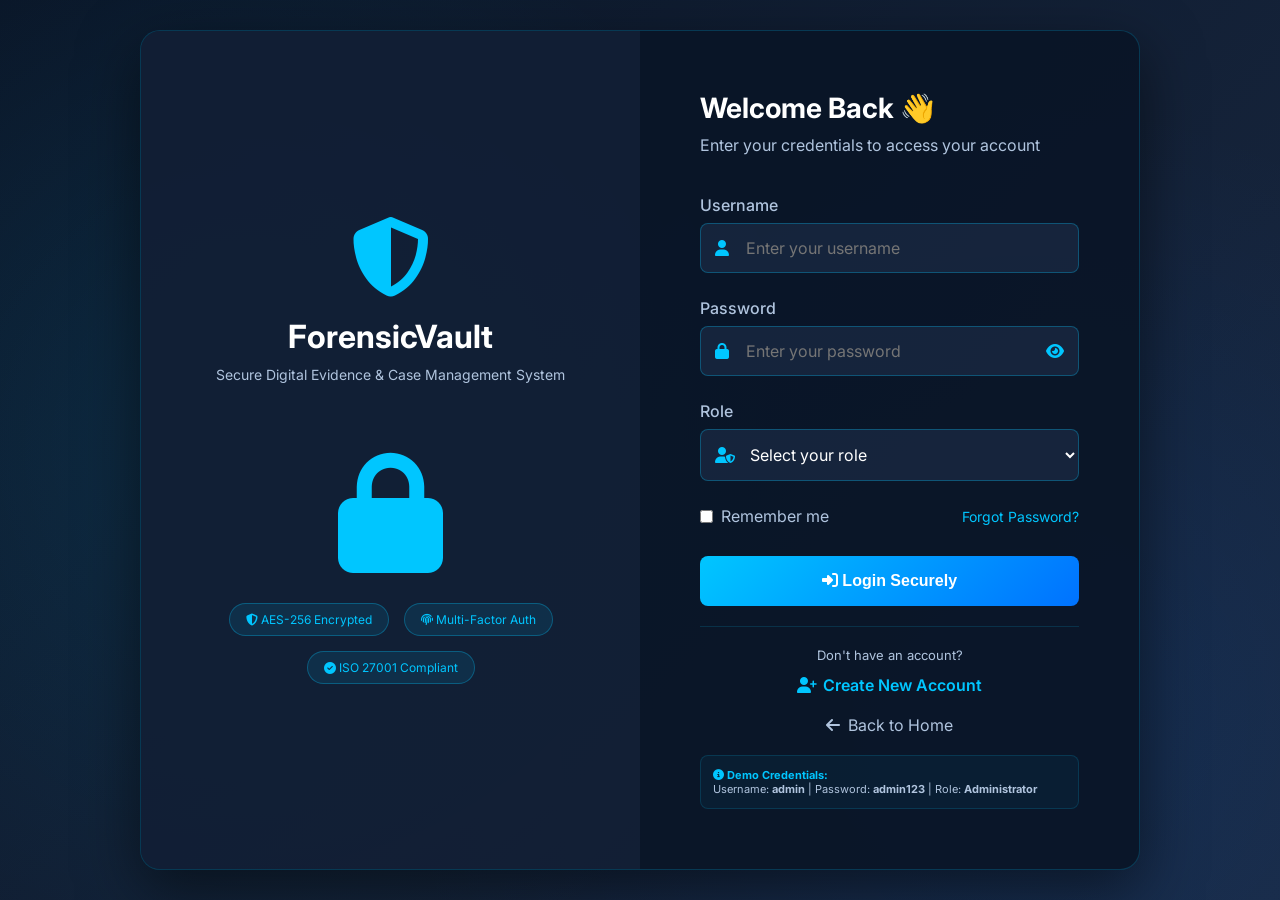
<file: settings.html>
<!DOCTYPE html>
<html lang="en">
<head>
    <meta charset="UTF-8">
    <meta name="viewport" content="width=device-width, initial-scale=1.0">
    <title>Settings - ForensicVault</title>
    <link href="https://fonts.googleapis.com/css2?family=Inter:wght@300;400;500;600;700&display=swap" rel="stylesheet">
    <link rel="stylesheet" href="https://cdnjs.cloudflare.com/ajax/libs/font-awesome/6.4.0/css/all.min.css">
    <link rel="stylesheet" href="css/style.css">
</head>
<body class="dashboard-body">

    <div id="pageLoader" class="page-loader">
        <div class="loader-content">
            <div class="loader-icon"><i class="fas fa-shield-halved"></i></div>
            <h2 class="loader-brand">Forensic<span>Vault</span></h2>
<p class="loader-tagline">Digital Evidence System</p>
<div class="loader-bar-track"><div class="loader-bar-fill"></div></div>
            <p class="loader-text">LOADING SETTINGS...</p>
        </div>
    </div>

    <nav class="top-nav">
    <button class="mobile-menu-btn" onclick="toggleMobileMenu()">
        <i class="fas fa-bars"></i>
    </button>
    
    <div class="logo">
        <i class="fas fa-shield-halved"></i>
        <span>ForensicVault</span>
    </div>

    <div class="search-bar">
        <i class="fas fa-search"></i>
        <input type="text" placeholder="Search...">
    </div>

    <div class="top-nav-right">
        <button class="top-nav-btn" id="themeToggle" onclick="toggleTheme()" title="Toggle theme">
            <i class="fas fa-moon"></i>
        </button>

        <div class="notification-icon-wrapper">
            <div class="notification-icon" onclick="toggleNotifications()">
                <i class="fas fa-bell"></i>
                <span class="notification-badge">3</span>
            </div>
            
            <div class="notification-dropdown" id="notificationDropdown">
                <div class="notification-dropdown-header">
                    <h3><i class="fas fa-bell"></i> Notifications</h3>
                    <div class="actions">
                        <button onclick="markAllRead()">Mark all read</button>
                        <button onclick="clearNotifications()">Clear all</button>
                    </div>
                </div>
                <div class="notification-list" id="notificationList">
                    <!-- Filled by JS -->
                </div>
            </div>
        </div>

        <div class="user-profile">
            <div class="user-avatar" id="userAvatar">JD</div>
            <div class="user-info">
                <div class="user-name" id="userName">John Doe</div>
                <div class="user-role" id="userRole">Administrator</div>
            </div>
        </div>

        <button class="logout-btn" onclick="logout()">
            <i class="fas fa-sign-out-alt"></i> <span>Logout</span>
        </button>
    </div>
</nav>

<div class="sidebar-overlay" id="sidebarOverlay" onclick="closeMobileMenu()"></div>

    <aside class="sidebar">
        <ul class="sidebar-menu">
            <li><a href="dashboard.html"><i class="fas fa-th-large"></i> Dashboard</a></li>
            <li><a href="cases.html"><i class="fas fa-folder-open"></i> Cases</a></li>
            <li><a href="evidence.html"><i class="fas fa-database"></i> Evidence</a></li>
            <li><a href="custody.html"><i class="fas fa-link"></i> Chain of Custody</a></li>
            <li><a href="reports.html"><i class="fas fa-file-alt"></i> Reports</a></li>
            <li><a href="analytics.html"><i class="fas fa-chart-line"></i> Analytics</a></li>
            <li><a href="users.html"><i class="fas fa-users"></i> User Management</a></li>
            <li><a href="settings.html" class="active"><i class="fas fa-cog"></i> Settings</a></li>
        </ul>
    </aside>

    <main class="main-content">
        <div class="page-header">
            <div>
                <h1>⚙️ Settings</h1>
                <p>System configuration and user preferences</p>
            </div>
            <div class="header-actions">
                <button class="action-btn" onclick="saveAllSettings()"><i class="fas fa-save"></i> Save Changes</button>

            </div>
        </div>

        <div class="settings-grid">
            <!-- Left Column -->
            <div>
                <!-- Profile Settings -->
                <div class="card" style="margin-bottom:20px;">
                    <div class="card-header"><h2><i class="fas fa-user-circle" style="color:#00c6ff;margin-right:8px;"></i> Profile Settings</h2></div>
                    <div class="card-body">
                        <div class="settings-form">
                            <div class="form-group-modal"><label>Full Name</label><input type="text" id="setName" placeholder="Your full name"></div>
                            <div class="form-group-modal"><label>Email Address</label><input type="email" id="setEmail" placeholder="your@email.gov"></div>
                            <div class="form-group-modal"><label>Role</label><input type="text" id="setRole" readonly style="opacity:0.6;cursor:not-allowed;"></div>
                            <div class="form-row">
                                <div class="form-group-modal"><label>New Password</label><input type="password" placeholder="Leave blank to keep"></div>
                                <div class="form-group-modal"><label>Confirm Password</label><input type="password" placeholder="Confirm new"></div>
                            </div>
                            <button class="action-btn" onclick="updateProfile()" style="margin-top:6px;"><i class="fas fa-save"></i> Update Profile</button>
                        </div>
                    </div>
                </div>

                <!-- Session -->
                <div class="card">
                    <div class="card-header"><h2><i class="fas fa-sign-out-alt" style="color:#ff4757;margin-right:8px;"></i> Active Session</h2></div>
                    <div class="card-body">
                        <p style="color:#b0c4de;font-size:13px;margin-bottom:14px;">Logged in as <strong id="setUser" style="color:#00c6ff;"></strong> · Session started today at 09:42 AM</p>
                        <button class="action-btn danger" onclick="logout()"><i class="fas fa-sign-out-alt"></i> End Session & Logout</button>
                    </div>
                </div>
            </div>

            <!-- Right Column -->
            <div>
                <!-- Security -->
                <div class="card" style="margin-bottom:20px;">
                    <div class="card-header"><h2><i class="fas fa-shield-alt" style="color:#2ecc71;margin-right:8px;"></i> Security Settings</h2></div>
                    <div class="card-body">
                        <div class="setting-toggle">
                            <div><div class="st-title">Two-Factor Authentication</div><div class="st-desc">Extra security layer at login</div></div>
                            <label class="switch"><input type="checkbox" checked><span class="slider"></span></label>
                        </div>
                        <div class="setting-toggle">
                            <div><div class="st-title">Session Timeout (30 min)</div><div class="st-desc">Auto-logout after inactivity</div></div>
                            <label class="switch"><input type="checkbox" checked><span class="slider"></span></label>
                        </div>
                        <div class="setting-toggle">
                            <div><div class="st-title">Audit Logging</div><div class="st-desc">Log all user activities</div></div>
                            <label class="switch"><input type="checkbox" checked><span class="slider"></span></label>
                        </div>
                        <div class="setting-toggle">
                            <div><div class="st-title">Email Notifications</div><div class="st-desc">Alerts for security events</div></div>
                            <label class="switch"><input type="checkbox"><span class="slider"></span></label>
                        </div>
                    </div>
                </div>

                <!-- System Info -->
                <div class="card">
                    <div class="card-header"><h2><i class="fas fa-info-circle" style="color:#3498db;margin-right:8px;"></i> System Information</h2></div>
                    <div class="card-body">
                        <div class="info-list">
                            <div class="info-row"><span>Version</span><strong>ForensicVault v1.0.0</strong></div>
                            <div class="info-row"><span>Last Backup</span><strong style="color:#2ecc71;">Today 06:00 AM ✓</strong></div>
                            <div class="info-row"><span>Encryption</span><strong>AES-256-GCM</strong></div>
                            <div class="info-row"><span>Compliance</span><strong>ISO 27001, NIST</strong></div>
                            <div class="info-row"><span>Database</span><strong style="color:#2ecc71;">● Connected</strong></div>
                            <div class="info-row"><span>Storage Used</span><strong>247.3 GB / 500 GB</strong></div>
                        </div>
                    </div>
                </div>
            </div>
        </div>
        <div style="display:flex;gap:10px;margin-top:14px;padding-top:14px;border-top:1px solid rgba(255,255,255,0.05);">
    <button class="action-btn secondary" onclick="backupData()" style="flex:1;"><i class="fas fa-download"></i> Backup</button>
    <button class="action-btn danger" onclick="clearAllData()" style="flex:1;"><i class="fas fa-trash"></i> Clear Data</button>
</div>
    </main>

    <div class="toast-container" id="toastContainer"></div>
    <script src="js/main.js"></script>
    <script src="js/settings.js"></script>
    <script>checkAuth(); loadUserInfo();</script>

    <script>
        checkAuth();
        loadUserInfo();

        // Pre-fill settings
        window.addEventListener('load', () => {
            setTimeout(() => {
                const name = localStorage.getItem('username') || 'John Doe';
                const role = localStorage.getItem('role') || 'Administrator';
                document.getElementById('setName').value = name;
                document.getElementById('setEmail').value = name.toLowerCase().replace(' ','.') + '@forensicvault.gov';
                document.getElementById('setRole').value = role.charAt(0).toUpperCase() + role.slice(1);
                document.getElementById('setUser').textContent = name;
            }, 100);
        });
    </script>
</body>
</html>
</file>
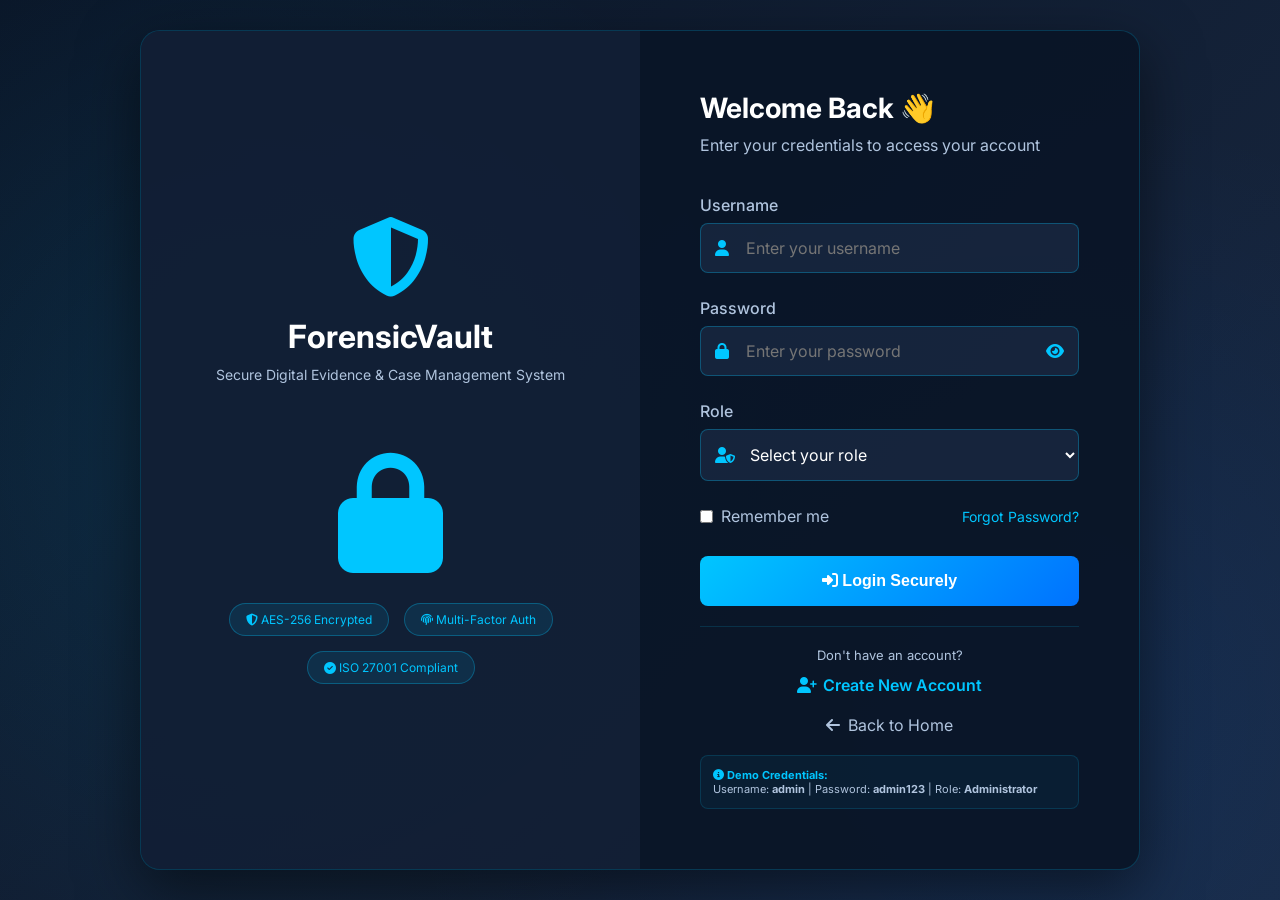
<file: users.html>
<!DOCTYPE html>
<html lang="en">
<head>
    <meta charset="UTF-8">
    <meta name="viewport" content="width=device-width, initial-scale=1.0">
    <title>User Management - ForensicVault</title>
    <link href="https://fonts.googleapis.com/css2?family=Inter:wght@300;400;500;600;700&display=swap" rel="stylesheet">
    <link rel="stylesheet" href="https://cdnjs.cloudflare.com/ajax/libs/font-awesome/6.4.0/css/all.min.css">
    <link rel="stylesheet" href="css/style.css">
</head>
<body class="dashboard-body">

    <div id="pageLoader" class="page-loader">
        <div class="loader-content">
            <div class="loader-icon"><i class="fas fa-shield-halved"></i></div>
            <h2 class="loader-brand">Forensic<span>Vault</span></h2><p class="loader-tagline">Digital Evidence System</p>

            <div class="loader-bar-track"><div class="loader-bar-fill"></div></div>
            <p class="loader-text">LOADING USER MANAGEMENT...</p>
        </div>
    </div>

    <nav class="top-nav">
    <button class="mobile-menu-btn" onclick="toggleMobileMenu()">
        <i class="fas fa-bars"></i>
    </button>
    
    <div class="logo">
        <i class="fas fa-shield-halved"></i>
        <span>ForensicVault</span>
    </div>

    <div class="search-bar">
        <i class="fas fa-search"></i>
        <input type="text" placeholder="Search...">
    </div>

    <div class="top-nav-right">
        <button class="top-nav-btn" id="themeToggle" onclick="toggleTheme()" title="Toggle theme">
            <i class="fas fa-moon"></i>
        </button>

        <div class="notification-icon-wrapper">
            <div class="notification-icon" onclick="toggleNotifications()">
                <i class="fas fa-bell"></i>
                <span class="notification-badge">3</span>
            </div>
            
            <div class="notification-dropdown" id="notificationDropdown">
                <div class="notification-dropdown-header">
                    <h3><i class="fas fa-bell"></i> Notifications</h3>
                    <div class="actions">
                        <button onclick="markAllRead()">Mark all read</button>
                        <button onclick="clearNotifications()">Clear all</button>
                    </div>
                </div>
                <div class="notification-list" id="notificationList">
                    <!-- Filled by JS -->
                </div>
            </div>
        </div>

        <div class="user-profile">
            <div class="user-avatar" id="userAvatar">JD</div>
            <div class="user-info">
                <div class="user-name" id="userName">John Doe</div>
                <div class="user-role" id="userRole">Administrator</div>
            </div>
        </div>

        <button class="logout-btn" onclick="logout()">
            <i class="fas fa-sign-out-alt"></i> <span>Logout</span>
        </button>
    </div>
</nav>

<div class="sidebar-overlay" id="sidebarOverlay" onclick="closeMobileMenu()"></div>

    <aside class="sidebar">
        <ul class="sidebar-menu">
            <li><a href="dashboard.html"><i class="fas fa-th-large"></i> Dashboard</a></li>
            <li><a href="cases.html"><i class="fas fa-folder-open"></i> Cases</a></li>
            <li><a href="evidence.html"><i class="fas fa-database"></i> Evidence</a></li>
            <li><a href="custody.html"><i class="fas fa-link"></i> Chain of Custody</a></li>
            <li><a href="reports.html"><i class="fas fa-file-alt"></i> Reports</a></li>
            <li><a href="analytics.html"><i class="fas fa-chart-line"></i> Analytics</a></li>
            <li><a href="users.html" class="active"><i class="fas fa-users"></i> User Management</a></li>
            <li><a href="settings.html"><i class="fas fa-cog"></i> Settings</a></li>
        </ul>
    </aside>

    <main class="main-content">
        <div class="page-header">
            <div>
                <h1>👥 User Management</h1>
                <p>Manage system users and their access permissions</p>
            </div>
            <div class="header-actions">
                <button class="action-btn secondary" onclick="exportUsers()"><i class="fas fa-download"></i> Export</button>

                <button class="action-btn" onclick="openAddUserModal()"><i class="fas fa-user-plus"></i> Add User</button>
            </div>
        </div>

        <!-- KPI Cards -->
        <div class="kpi-grid">
            <div class="kpi-card">
                <div class="kpi-info"><h3>24</h3><p>Total Users</p><div class="kpi-trend"><i class="fas fa-arrow-up"></i> +3 this month</div></div>
                <i class="fas fa-users kpi-icon"></i>
            </div>
            <div class="kpi-card">
                <div class="kpi-info"><h3>18</h3><p>Active Now</p><div class="kpi-trend"><i class="fas fa-circle" style="color:#2ecc71;font-size:8px;"></i> Online</div></div>
                <i class="fas fa-user-check kpi-icon"></i>
            </div>
            <div class="kpi-card">
                <div class="kpi-info"><h3>4</h3><p>Administrators</p><div class="kpi-trend"><i class="fas fa-shield-alt"></i> Full access</div></div>
                <i class="fas fa-user-shield kpi-icon"></i>
            </div>
            <div class="kpi-card">
                <div class="kpi-info"><h3>12</h3><p>Investigators</p><div class="kpi-trend"><i class="fas fa-briefcase"></i> Active field</div></div>
                <i class="fas fa-user-tie kpi-icon"></i>
            </div>
        </div>

        <!-- Users Table -->
        <div class="card">
            <div class="card-header">
                <h2><i class="fas fa-list" style="color:#00c6ff;margin-right:8px;"></i> All Users</h2>
                <div class="filter-search" style="max-width:240px;">
                    <i class="fas fa-search"></i>
                    <input type="text" id="userSearch" placeholder="Search users..." onkeyup="filterUsers()">
                </div>
            </div>
            <div class="card-body">
                <div class="table-responsive">
                    <table>
                        <thead>
                            <tr>
                                <th>User</th>
                                <th>Username</th>
                                <th>Role</th>
                                <th>Status</th>
                                <th>Last Login</th>
                                <th>Actions</th>
                            </tr>
                        </thead>
                        <tbody id="usersTableBody">
                            <tr>
                                <td><div class="user-cell"><div class="user-cell-avatar" style="background:linear-gradient(135deg,#00c6ff,#0072ff);">JD</div><div><strong>John Doe</strong><div style="font-size:11px;color:#6b7280;">john@forensicvault.gov</div></div></div></td>
                                <td><span style="color:#00c6ff;">admin</span></td>
                                <td><span class="status-badge status-new">Administrator</span></td>
                                <td><span class="online-dot">● Active</span></td>
                                <td>Today, 09:42 AM</td>
                                <td>
                                    <button class="tbl-btn view" onclick="showToast('Opening profile...','info')"><i class="fas fa-eye"></i></button>
                                    <button class="tbl-btn edit" onclick="showToast('Editing user...','info')"><i class="fas fa-pen"></i></button>
                                </td>
                            </tr>
                            <tr>
                                <td><div class="user-cell"><div class="user-cell-avatar" style="background:linear-gradient(135deg,#2ecc71,#15803d);">AC</div><div><strong>Analyst A. Chen</strong><div style="font-size:11px;color:#6b7280;">chen@forensicvault.gov</div></div></div></td>
                                <td><span style="color:#00c6ff;">achen</span></td>
                                <td><span class="status-badge status-active">Forensic Analyst</span></td>
                                <td><span class="online-dot">● Active</span></td>
                                <td>Today, 08:15 AM</td>
                                <td>
                                    <button class="tbl-btn view" onclick="showToast('Opening profile...','info')"><i class="fas fa-eye"></i></button>
                                    <button class="tbl-btn edit" onclick="showToast('Editing user...','info')"><i class="fas fa-pen"></i></button>
                                </td>
                            </tr>
                            <tr>
                                <td><div class="user-cell"><div class="user-cell-avatar" style="background:linear-gradient(135deg,#ef4444,#b91c1c);">JD</div><div><strong>Det. J. Davis</strong><div style="font-size:11px;color:#6b7280;">jdavis@forensicvault.gov</div></div></div></td>
                                <td><span style="color:#00c6ff;">jdavis</span></td>
                                <td><span class="status-badge status-new">Investigator</span></td>
                                <td><span class="online-dot">● Active</span></td>
                                <td>Yesterday, 05:30 PM</td>
                                <td>
                                    <button class="tbl-btn view" onclick="showToast('Opening profile...','info')"><i class="fas fa-eye"></i></button>
                                    <button class="tbl-btn edit" onclick="showToast('Editing user...','info')"><i class="fas fa-pen"></i></button>
                                </td>
                            </tr>
                            <tr>
                                <td><div class="user-cell"><div class="user-cell-avatar" style="background:linear-gradient(135deg,#3b82f6,#1d4ed8);">SM</div><div><strong>Ofc. S. Miller</strong><div style="font-size:11px;color:#6b7280;">miller@forensicvault.gov</div></div></div></td>
                                <td><span style="color:#00c6ff;">smiller</span></td>
                                <td><span class="status-badge status-active">Investigator</span></td>
                                <td><span class="offline-dot">● Offline</span></td>
                                <td>2 days ago</td>
                                <td>
                                    <button class="tbl-btn view" onclick="showToast('Opening profile...','info')"><i class="fas fa-eye"></i></button>
                                    <button class="tbl-btn edit" onclick="showToast('Editing user...','info')"><i class="fas fa-pen"></i></button>
                                </td>
                            </tr>
                            <tr>
                                <td><div class="user-cell"><div class="user-cell-avatar" style="background:linear-gradient(135deg,#a855f7,#7c3aed);">RT</div><div><strong>Det. R. Torres</strong><div style="font-size:11px;color:#6b7280;">torres@forensicvault.gov</div></div></div></td>
                                <td><span style="color:#00c6ff;">rtorres</span></td>
                                <td><span class="status-badge status-new">Investigator</span></td>
                                <td><span class="online-dot">● Active</span></td>
                                <td>Today, 11:20 AM</td>
                                <td>
                                    <button class="tbl-btn view" onclick="showToast('Opening profile...','info')"><i class="fas fa-eye"></i></button>
                                    <button class="tbl-btn edit" onclick="showToast('Editing user...','info')"><i class="fas fa-pen"></i></button>
                                </td>
                            </tr>
                        </tbody>
                    </table>
                </div>
            </div>
        </div>
    </main>

    <div class="modal-overlay" id="modalOverlay">
        <div class="modal-box">
            <div class="modal-header">
                <h3 id="modalTitle">Modal</h3>
                <button class="modal-close" onclick="closeModal()"><i class="fas fa-times"></i></button>
            </div>
            <div class="modal-body" id="modalBody"></div>
            <div class="modal-footer" id="modalFooter"></div>
        </div>
    </div>
    <div class="toast-container" id="toastContainer"></div>

    <script src="js/main.js"></script>
    <script src="js/users.js"></script>
    <script>checkAuth(); loadUserInfo();</script>
    <script>
        checkAuth();
        loadUserInfo();

        function openAddUserModal() {
            showModal('👤 Add New User',
                `<div class="modal-form">
                    <div class="form-row">
                        <div class="form-group-modal"><label>First Name</label><input type="text" placeholder="First name"></div>
                        <div class="form-group-modal"><label>Last Name</label><input type="text" placeholder="Last name"></div>
                    </div>
                    <div class="form-group-modal"><label>Username / Badge ID</label><input type="text" placeholder="username"></div>
                    <div class="form-group-modal"><label>Email Address</label><input type="email" placeholder="officer@forensicvault.gov"></div>
                    <div class="form-row">
                        <div class="form-group-modal"><label>Role</label><select><option>Investigator</option><option>Forensic Analyst</option><option>Administrator</option></select></div>
                        <div class="form-group-modal"><label>Temp Password</label><input type="password" placeholder="Min 8 characters"></div>
                    </div>
                </div>`,
                `<button class="btn-modal-ghost" onclick="closeModal()">Cancel</button>
                 <button class="btn-modal-primary" onclick="closeModal();showToast('New user added successfully!','success')"><i class="fas fa-user-plus"></i> Add User</button>`
            );
        }
    </script>
</body>
</html>
</file>
<file: css/style.css>
/* ==================== RESET & GLOBAL ==================== */
* {
    margin: 0;
    padding: 0;
    box-sizing: border-box;
}

body {
    font-family: 'Inter', sans-serif;
    color: #fff;
    overflow-x: hidden;
}

/* ==================== HOMEPAGE STYLES ==================== */

/* Navigation */
.navbar {
    display: flex;
    justify-content: space-between;
    align-items: center;
    padding: 20px 80px;
    background: rgba(10, 22, 40, 0.95);
    backdrop-filter: blur(10px);
    position: fixed;
    width: 100%;
    top: 0;
    z-index: 1000;
    border-bottom: 1px solid rgba(0, 198, 255, 0.2);
}

.logo {
    display: flex;
    align-items: center;
    gap: 12px;
    font-size: 24px;
    font-weight: 700;
    color: #fff;
}

.logo i {
    color: #00c6ff;
    font-size: 32px;
}

.nav-links {
    display: flex;
    gap: 40px;
    list-style: none;
}

.nav-links a {
    color: #fff;
    text-decoration: none;
    font-weight: 500;
    transition: color 0.3s;
}

.nav-links a:hover,
.nav-links a.active {
    color: #00c6ff;
}

.nav-btn {
    background: linear-gradient(135deg, #00c6ff 0%, #0072ff 100%);
    color: #fff;
    padding: 12px 30px;
    border-radius: 8px;
    text-decoration: none;
    font-weight: 600;
    transition: transform 0.3s, box-shadow 0.3s;
}

.nav-btn:hover {
    transform: translateY(-2px);
    box-shadow: 0 10px 30px rgba(0, 198, 255, 0.4);
}

/* Hero Section */
.hero {
    padding: 180px 80px 100px;
    display: flex;
    align-items: center;
    justify-content: space-between;
    min-height: 100vh;
    background: linear-gradient(135deg, #0a1628 0%, #1a2942 100%);
}

.hero-content {
    flex: 1;
    max-width: 600px;
}

.hero-content h1 {
    font-size: 56px;
    font-weight: 700;
    line-height: 1.2;
    margin-bottom: 20px;
    background: linear-gradient(135deg, #fff 0%, #00c6ff 100%);
    -webkit-background-clip: text;
    -webkit-text-fill-color: transparent;
    background-clip: text;
}

.hero-content p {
    font-size: 20px;
    color: #b0c4de;
    margin-bottom: 40px;
    line-height: 1.6;
}

.hero-buttons {
    display: flex;
    gap: 20px;
}

.btn-primary {
    background: linear-gradient(135deg, #00c6ff 0%, #0072ff 100%);
    color: #fff;
    padding: 16px 40px;
    border-radius: 8px;
    text-decoration: none;
    font-weight: 600;
    font-size: 18px;
    transition: transform 0.3s, box-shadow 0.3s;
    display: inline-block;
}

.btn-primary:hover {
    transform: translateY(-2px);
    box-shadow: 0 10px 30px rgba(0, 198, 255, 0.4);
}

.btn-secondary {
    background: transparent;
    color: #fff;
    padding: 16px 40px;
    border: 2px solid #00c6ff;
    border-radius: 8px;
    text-decoration: none;
    font-weight: 600;
    font-size: 18px;
    transition: all 0.3s;
    display: inline-block;
}

.btn-secondary:hover {
    background: rgba(0, 198, 255, 0.1);
}

.hero-visual {
    flex: 1;
    display: flex;
    justify-content: center;
    align-items: center;
}

.security-badge {
    width: 400px;
    height: 400px;
    background: linear-gradient(135deg, rgba(0, 198, 255, 0.1) 0%, rgba(0, 114, 255, 0.1) 100%);
    border-radius: 50%;
    display: flex;
    align-items: center;
    justify-content: center;
    animation: pulse 3s infinite;
}

.security-badge i {
    font-size: 180px;
    color: #00c6ff;
}

@keyframes pulse {
    0%, 100% { box-shadow: 0 0 0 0 rgba(0, 198, 255, 0.4); }
    50% { box-shadow: 0 0 0 50px rgba(0, 198, 255, 0); }
}

/* Features Section */
.features {
    padding: 100px 80px;
    background: rgba(26, 41, 66, 0.5);
}

.section-title {
    text-align: center;
    font-size: 42px;
    font-weight: 700;
    margin-bottom: 60px;
    background: linear-gradient(135deg, #fff 0%, #00c6ff 100%);
    -webkit-background-clip: text;
    -webkit-text-fill-color: transparent;
    background-clip: text;
}

.feature-grid {
    display: grid;
    grid-template-columns: repeat(auto-fit, minmax(300px, 1fr));
    gap: 30px;
}

.feature-card {
    background: rgba(10, 22, 40, 0.8);
    padding: 40px;
    border-radius: 12px;
    border: 1px solid rgba(0, 198, 255, 0.2);
    transition: all 0.3s;
}

.feature-card:hover {
    transform: translateY(-10px);
    border-color: #00c6ff;
    box-shadow: 0 10px 40px rgba(0, 198, 255, 0.3);
}

.feature-card i {
    font-size: 48px;
    color: #00c6ff;
    margin-bottom: 20px;
}

.feature-card h3 {
    font-size: 24px;
    margin-bottom: 15px;
}

.feature-card p {
    color: #b0c4de;
    line-height: 1.6;
}

/* Stats Section */
.stats {
    padding: 80px 80px;
    display: grid;
    grid-template-columns: repeat(4, 1fr);
    gap: 40px;
    text-align: center;
    background: linear-gradient(135deg, #0a1628 0%, #1a2942 100%);
}

.stat-item h2 {
    font-size: 48px;
    color: #00c6ff;
    margin-bottom: 10px;
}

.stat-item p {
    color: #b0c4de;
    font-size: 18px;
}

/* Footer */
.footer {
    background: rgba(10, 22, 40, 0.95);
    padding: 40px 80px;
    text-align: center;
    border-top: 1px solid rgba(0, 198, 255, 0.2);
}

.footer p {
    color: #b0c4de;
}

/* ==================== LOGIN PAGE STYLES ==================== */

.login-body {
    background: linear-gradient(135deg, #0a1628 0%, #1a2942 100%);
    min-height: 100vh;
    display: flex;
    align-items: center;
    justify-content: center;
    position: relative;
    overflow: hidden;
}

.login-body::before {
    content: '';
    position: absolute;
    width: 100%;
    height: 100%;
    background-image: 
        radial-gradient(circle at 20% 50%, rgba(0, 198, 255, 0.1) 0%, transparent 50%),
        radial-gradient(circle at 80% 80%, rgba(0, 114, 255, 0.1) 0%, transparent 50%);
    animation: patternMove 20s ease infinite;
}

@keyframes patternMove {
    0%, 100% { transform: translate(0, 0); }
    50% { transform: translate(50px, 50px); }
}

.login-container {
    position: relative;
    z-index: 1;
    display: flex;
    background: rgba(10, 22, 40, 0.95);
    border-radius: 20px;
    overflow: hidden;
    box-shadow: 0 20px 60px rgba(0, 0, 0, 0.5);
    border: 1px solid rgba(0, 198, 255, 0.2);
    max-width: 1000px;
    width: 90%;
}

.login-left {
    flex: 1;
    padding: 60px;
    background: rgba(26, 41, 66, 0.5);
    display: flex;
    flex-direction: column;
    justify-content: center;
    align-items: center;
}

.login-right {
    flex: 1;
    padding: 60px;
    display: flex;
    flex-direction: column;
    justify-content: center;
}

.logo-section {
    text-align: center;
    margin-bottom: 30px;
}

.logo-section i {
    font-size: 80px;
    color: #00c6ff;
    margin-bottom: 20px;
}

.logo-section h1 {
    font-size: 32px;
    color: #fff;
    margin-bottom: 10px;
}

.logo-section p {
    color: #b0c4de;
    font-size: 14px;
}

.security-visual {
    width: 100%;
    max-width: 300px;
    margin-top: 40px;
    text-align: center;
}

.security-visual i {
    font-size: 120px;
    color: #00c6ff;
}

.security-badges {
    margin-top: 30px;
    display: flex;
    gap: 15px;
    flex-wrap: wrap;
    justify-content: center;
}

.badge {
    background: rgba(0, 198, 255, 0.1);
    padding: 8px 16px;
    border-radius: 20px;
    font-size: 12px;
    color: #00c6ff;
    border: 1px solid rgba(0, 198, 255, 0.3);
}

.login-header {
    margin-bottom: 40px;
}

.login-header h2 {
    font-size: 28px;
    color: #fff;
    margin-bottom: 10px;
}

.login-header p {
    color: #b0c4de;
}

.form-group {
    margin-bottom: 25px;
}

.form-group label {
    display: block;
    color: #b0c4de;
    margin-bottom: 8px;
    font-weight: 500;
}

.input-wrapper {
    position: relative;
}

.input-wrapper i {
    position: absolute;
    left: 15px;
    top: 50%;
    transform: translateY(-50%);
    color: #00c6ff;
}

.form-group input,
.form-group select {
    width: 100%;
    padding: 14px 14px 14px 45px;
    background: rgba(26, 41, 66, 0.8);
    border: 1px solid rgba(0, 198, 255, 0.3);
    border-radius: 8px;
    color: #fff;
    font-size: 16px;
    transition: all 0.3s;
    font-family: 'Inter', sans-serif;
}

.form-group input:focus,
.form-group select:focus {
    outline: none;
    border-color: #00c6ff;
    box-shadow: 0 0 0 3px rgba(0, 198, 255, 0.1);
}

.form-group select {
    cursor: pointer;
}

.form-group select option {
    background: #1a2942;
    color: #fff;
}

.remember-forgot {
    display: flex;
    justify-content: space-between;
    align-items: center;
    margin-bottom: 30px;
}

.remember-me {
    display: flex;
    align-items: center;
    gap: 8px;
    color: #b0c4de;
}

.remember-me input {
    cursor: pointer;
}

.forgot-password {
    color: #00c6ff;
    text-decoration: none;
    font-size: 14px;
    transition: color 0.3s;
}

.forgot-password:hover {
    color: #0072ff;
}

.login-btn {
    width: 100%;
    padding: 16px;
    background: linear-gradient(135deg, #00c6ff 0%, #0072ff 100%);
    border: none;
    border-radius: 8px;
    color: #fff;
    font-size: 16px;
    font-weight: 600;
    cursor: pointer;
    transition: all 0.3s;
}

.login-btn:hover {
    transform: translateY(-2px);
    box-shadow: 0 10px 30px rgba(0, 198, 255, 0.4);
}

.back-home {
    margin-top: 20px;
    text-align: center;
}

.back-home a {
    color: #b0c4de;
    text-decoration: none;
    display: inline-flex;
    align-items: center;
    gap: 8px;
    transition: color 0.3s;
}

.back-home a:hover {
    color: #00c6ff;
}

/* ==================== DASHBOARD STYLES ==================== */

.dashboard-body {
    background: #0f1419;
    color: #e1e8ed;
}

/* Top Navigation */
.top-nav {
    background: #1a2332;
    padding: 15px 30px;
    display: flex;
    justify-content: space-between;
    align-items: center;
    border-bottom: 1px solid rgba(0, 198, 255, 0.2);
    position: fixed;
    width: 100%;
    top: 0;
    z-index: 100;
}

.search-bar {
    flex: 1;
    max-width: 500px;
    margin: 0 40px;
    position: relative;
}

.search-bar input {
    width: 100%;
    padding: 10px 40px 10px 40px;
    background: #0f1419;
    border: 1px solid rgba(0, 198, 255, 0.3);
    border-radius: 8px;
    color: #fff;
    font-size: 14px;
}

.search-bar i {
    position: absolute;
    left: 15px;
    top: 50%;
    transform: translateY(-50%);
    color: #00c6ff;
}

.top-nav-right {
    display: flex;
    align-items: center;
    gap: 25px;
}

.notification-icon {
    position: relative;
    color: #b0c4de;
    font-size: 20px;
    cursor: pointer;
    transition: color 0.3s;
}

.notification-icon:hover {
    color: #00c6ff;
}

.notification-badge {
    position: absolute;
    top: -8px;
    right: -8px;
    background: #ff4757;
    color: #fff;
    border-radius: 50%;
    width: 18px;
    height: 18px;
    font-size: 10px;
    display: flex;
    align-items: center;
    justify-content: center;
}

.user-profile {
    display: flex;
    align-items: center;
    gap: 12px;
}

.user-avatar {
    width: 40px;
    height: 40px;
    background: linear-gradient(135deg, #00c6ff 0%, #0072ff 100%);
    border-radius: 50%;
    display: flex;
    align-items: center;
    justify-content: center;
    font-weight: 600;
    color: #fff;
}

.user-info {
    display: flex;
    flex-direction: column;
}

.user-name {
    font-weight: 600;
    font-size: 14px;
    color: #fff;
}

.user-role {
    font-size: 12px;
    color: #00c6ff;
}

.logout-btn {
    background: rgba(255, 71, 87, 0.1);
    border: 1px solid #ff4757;
    color: #ff4757;
    padding: 8px 20px;
    border-radius: 6px;
    cursor: pointer;
    font-weight: 500;
    transition: all 0.3s;
    font-family: 'Inter', sans-serif;
}

.logout-btn:hover {
    background: #ff4757;
    color: #fff;
}

/* Sidebar */
.sidebar {
    position: fixed;
    left: 0;
    top: 70px;
    width: 260px;
    height: calc(100vh - 70px);
    background: #1a2332;
    border-right: 1px solid rgba(0, 198, 255, 0.2);
    padding: 20px 0;
    overflow-y: auto;
}

.sidebar-menu {
    list-style: none;
}

.sidebar-menu li {
    margin: 5px 15px;
}

.sidebar-menu a {
    display: flex;
    align-items: center;
    gap: 15px;
    padding: 12px 15px;
    color: #b0c4de;
    text-decoration: none;
    border-radius: 8px;
    transition: all 0.3s;
}

.sidebar-menu a:hover,
.sidebar-menu a.active {
    background: rgba(0, 198, 255, 0.1);
    color: #00c6ff;
}

.sidebar-menu i {
    font-size: 18px;
    width: 20px;
}

/* Main Content */
.main-content {
    margin-left: 260px;
    margin-top: 70px;
    padding: 30px;
    min-height: calc(100vh - 70px);
}

.page-header {
    margin-bottom: 30px;
    display: flex;
    justify-content: space-between;
    align-items: center;
    flex-wrap: wrap;
    gap: 16px;
}

.page-header h1 {
    font-size: 28px;
    margin-bottom: 5px;
    color: #fff;
}

.page-header p {
    color: #b0c4de;
}

.header-actions {
    display: flex;
    gap: 10px;
    flex-wrap: wrap;
}

/* KPI Cards */
.kpi-grid {
    display: grid;
    grid-template-columns: repeat(auto-fit, minmax(250px, 1fr));
    gap: 20px;
    margin-bottom: 30px;
}

.kpi-card {
    background: #1a2332;
    padding: 25px;
    border-radius: 12px;
    border: 1px solid rgba(0, 198, 255, 0.2);
    display: flex;
    justify-content: space-between;
    align-items: center;
    transition: all 0.3s;
}

.kpi-card:hover {
    transform: translateY(-5px);
    box-shadow: 0 10px 30px rgba(0, 198, 255, 0.2);
}

.kpi-info h3 {
    font-size: 32px;
    margin-bottom: 5px;
    color: #fff;
}

.kpi-info p {
    color: #b0c4de;
    font-size: 14px;
}

.kpi-trend {
    font-size: 12px;
    color: #2ecc71;
    margin-top: 5px;
}

.kpi-icon {
    font-size: 40px;
    opacity: 0.3;
}

.kpi-card:nth-child(1) .kpi-icon { color: #00c6ff; }
.kpi-card:nth-child(2) .kpi-icon { color: #ffa502; }
.kpi-card:nth-child(3) .kpi-icon { color: #2ecc71; }
.kpi-card:nth-child(4) .kpi-icon { color: #9b59b6; }

/* Quick Actions */
.quick-actions {
    display: grid;
    grid-template-columns: repeat(3, 1fr);
    gap: 15px;
    margin-bottom: 20px;
}

.action-btn {
    background: linear-gradient(135deg, #00c6ff 0%, #0072ff 100%);
    color: #fff;
    padding: 12px 20px;
    border-radius: 8px;
    border: none;
    cursor: pointer;
    font-weight: 600;
    display: flex;
    align-items: center;
    gap: 8px;
    justify-content: center;
    transition: all 0.3s;
    font-family: 'Inter', sans-serif;
    font-size: 13px;
    text-decoration: none;
}

.action-btn:hover {
    transform: translateY(-2px);
    box-shadow: 0 10px 30px rgba(0, 198, 255, 0.4);
}

.action-btn.secondary {
    background: rgba(255, 255, 255, 0.05);
    border: 1px solid rgba(0, 198, 255, 0.2);
    color: #b0c4de;
}

.action-btn.secondary:hover {
    background: rgba(0, 198, 255, 0.1);
    color: #00c6ff;
}

.action-btn.danger {
    background: linear-gradient(135deg, #ff4757, #b91c1c);
    color: white;
}

.action-btn.danger:hover {
    box-shadow: 0 10px 30px rgba(255, 71, 87, 0.4);
}

/* Card */
.card {
    background: #1a2332;
    border-radius: 12px;
    border: 1px solid rgba(0, 198, 255, 0.2);
    overflow: hidden;
    margin-bottom: 20px;
}

.card-header {
    padding: 20px;
    border-bottom: 1px solid rgba(0, 198, 255, 0.1);
    display: flex;
    justify-content: space-between;
    align-items: center;
    flex-wrap: wrap;
    gap: 12px;
}

.card-header h2 {
    font-size: 18px;
    color: #fff;
}

.card-header .view-all {
    color: #00c6ff;
    font-size: 14px;
    text-decoration: none;
}

.card-body {
    padding: 20px;
}

/* Table */
.table-responsive {
    overflow-x: auto;
}

table {
    width: 100%;
    border-collapse: collapse;
}

th, td {
    padding: 15px;
    text-align: left;
    border-bottom: 1px solid rgba(0, 198, 255, 0.1);
}

th {
    color: #00c6ff;
    font-weight: 600;
    font-size: 14px;
}

td {
    color: #b0c4de;
    font-size: 14px;
}

.status-badge {
    padding: 5px 12px;
    border-radius: 20px;
    font-size: 12px;
    font-weight: 500;
}

.status-new { background: rgba(52, 152, 219, 0.2); color: #3498db; }
.status-active { background: rgba(255, 165, 2, 0.2); color: #ffa502; }
.status-high { background: rgba(255, 71, 87, 0.2); color: #ff4757; }
.status-closed { background: rgba(46, 204, 113, 0.2); color: #2ecc71; }

.priority-high { color: #ff4757; }
.priority-medium { color: #ffa502; }
.priority-low { color: #2ecc71; }

/* ==================== PAGE LOADER ==================== */
/* ==================== PAGE LOADER (Enhanced) ==================== */
.page-loader {
    position: fixed;
    inset: 0;
    background: radial-gradient(ellipse at center, #0f2447 0%, #060d1f 100%);
    z-index: 99999;
    display: flex;
    align-items: center;
    justify-content: center;
    transition: opacity 0.6s ease, visibility 0.6s ease;
    overflow: hidden;
}

.page-loader.fade-out {
    opacity: 0;
    pointer-events: none;
    visibility: hidden;
}

/* Animated background particles */
.page-loader::before,
.page-loader::after {
    content: '';
    position: absolute;
    width: 500px;
    height: 500px;
    border-radius: 50%;
    filter: blur(80px);
    opacity: 0.4;
    animation: floatBg 8s ease-in-out infinite;
}

.page-loader::before {
    background: #00c6ff;
    top: -100px;
    left: -100px;
}

.page-loader::after {
    background: #0072ff;
    bottom: -100px;
    right: -100px;
    animation-delay: 4s;
}

@keyframes floatBg {
    0%, 100% { transform: translate(0, 0) scale(1); }
    50% { transform: translate(80px, 80px) scale(1.2); }
}

.loader-content {
    text-align: center;
    position: relative;
    z-index: 2;
    animation: contentFadeIn 0.8s ease;
}

@keyframes contentFadeIn {
    from { opacity: 0; transform: translateY(20px); }
    to { opacity: 1; transform: translateY(0); }
}

/* Orbit rings around logo */
.loader-icon {
    width: 100px;
    height: 100px;
    background: linear-gradient(135deg, #00c6ff, #0072ff);
    border-radius: 24px;
    display: flex;
    align-items: center;
    justify-content: center;
    font-size: 46px;
    color: white;
    margin: 0 auto 32px;
    box-shadow: 
        0 0 60px rgba(0, 198, 255, 0.6),
        0 0 100px rgba(0, 114, 255, 0.3),
        inset 0 2px 20px rgba(255, 255, 255, 0.2);
    animation: loaderPulse 2s ease-in-out infinite;
    position: relative;
}

.loader-icon::before,
.loader-icon::after {
    content: '';
    position: absolute;
    border: 2px solid rgba(0, 198, 255, 0.3);
    border-radius: 50%;
    animation: orbitRing 3s linear infinite;
}

.loader-icon::before {
    width: 150px;
    height: 150px;
    top: -25px;
    left: -25px;
    border-top-color: #00c6ff;
    border-right-color: transparent;
    border-bottom-color: transparent;
    border-left-color: transparent;
}

.loader-icon::after {
    width: 190px;
    height: 190px;
    top: -45px;
    left: -45px;
    border-color: transparent;
    border-bottom-color: #0072ff;
    animation-duration: 4s;
    animation-direction: reverse;
}

@keyframes loaderPulse {
    0%, 100% { 
        transform: scale(1) rotate(0deg);
        box-shadow: 
            0 0 60px rgba(0, 198, 255, 0.6),
            0 0 100px rgba(0, 114, 255, 0.3),
            inset 0 2px 20px rgba(255, 255, 255, 0.2);
    }
    50% { 
        transform: scale(1.08) rotate(5deg);
        box-shadow: 
            0 0 90px rgba(0, 198, 255, 0.9),
            0 0 140px rgba(0, 114, 255, 0.5),
            inset 0 2px 20px rgba(255, 255, 255, 0.3);
    }
}

@keyframes orbitRing {
    from { transform: rotate(0deg); }
    to { transform: rotate(360deg); }
}

.loader-brand {
    font-size: 38px;
    font-weight: 800;
    color: #fff;
    margin-bottom: 8px;
    letter-spacing: 2px;
    text-shadow: 0 0 30px rgba(0, 198, 255, 0.5);
    animation: brandGlow 2s ease-in-out infinite alternate;
}

.loader-brand span {
    background: linear-gradient(135deg, #00c6ff, #0072ff);
    -webkit-background-clip: text;
    -webkit-text-fill-color: transparent;
    background-clip: text;
}

@keyframes brandGlow {
    from { text-shadow: 0 0 20px rgba(0, 198, 255, 0.5); }
    to { text-shadow: 0 0 40px rgba(0, 198, 255, 0.9), 0 0 60px rgba(0, 114, 255, 0.6); }
}

.loader-tagline {
    font-size: 12px;
    color: #6b7280;
    letter-spacing: 3px;
    text-transform: uppercase;
    margin-bottom: 40px;
    font-weight: 500;
}

.loader-bar-track {
    width: 300px;
    height: 4px;
    background: rgba(255, 255, 255, 0.08);
    border-radius: 4px;
    overflow: hidden;
    margin: 0 auto;
    position: relative;
    box-shadow: inset 0 1px 3px rgba(0, 0, 0, 0.5);
}

.loader-bar-fill {
    height: 100%;
    background: linear-gradient(90deg, transparent, #00c6ff, #0072ff, #00c6ff, transparent);
    background-size: 200% 100%;
    border-radius: 4px;
    animation: loaderBar 1.8s ease-out forwards, shimmer 1.5s linear infinite;
    box-shadow: 0 0 20px rgba(0, 198, 255, 0.8);
}

@keyframes loaderBar {
    0% { width: 0%; }
    100% { width: 100%; }
}

@keyframes shimmer {
    0% { background-position: 200% 0; }
    100% { background-position: -200% 0; }
}

.loader-text {
    margin-top: 20px;
    color: #b0c4de;
    font-size: 13px;
    letter-spacing: 2.5px;
    text-transform: uppercase;
    font-weight: 500;
    animation: textFade 2s ease-in-out infinite;
}

.loader-text::after {
    content: '';
    display: inline-block;
    animation: dots 1.5s steps(4, end) infinite;
    width: 20px;
    text-align: left;
}

@keyframes textFade {
    0%, 100% { opacity: 0.6; }
    50% { opacity: 1; }
}

@keyframes dots {
    0%, 20% { content: ''; }
    40% { content: '.'; }
    60% { content: '..'; }
    80%, 100% { content: '...'; }
}

/* Security icons floating around */
.loader-content::before {
    content: '🔒';
    position: absolute;
    top: -60px;
    left: -80px;
    font-size: 24px;
    opacity: 0.3;
    animation: floatIcon 4s ease-in-out infinite;
}

.loader-content::after {
    content: '🛡️';
    position: absolute;
    bottom: -40px;
    right: -80px;
    font-size: 24px;
    opacity: 0.3;
    animation: floatIcon 5s ease-in-out infinite reverse;
}

@keyframes floatIcon {
    0%, 100% { transform: translate(0, 0) rotate(0deg); }
    50% { transform: translate(20px, -20px) rotate(15deg); }
}

/* ==================== FILTER BAR ==================== */
.filter-bar {
    background: #1a2332;
    padding: 16px 20px;
    border-radius: 12px;
    border: 1px solid rgba(0, 198, 255, 0.15);
    display: flex;
    gap: 12px;
    align-items: center;
    margin-bottom: 20px;
    flex-wrap: wrap;
}

.filter-search {
    flex: 1;
    min-width: 240px;
    position: relative;
    display: flex;
    align-items: center;
}

.filter-search i {
    position: absolute;
    left: 14px;
    color: #00c6ff;
    font-size: 13px;
}

.filter-search input {
    width: 100%;
    padding: 10px 14px 10px 40px;
    background: #0f1419;
    border: 1px solid rgba(0, 198, 255, 0.2);
    border-radius: 8px;
    color: #fff;
    font-size: 13px;
    outline: none;
    font-family: inherit;
}

.filter-search input:focus {
    border-color: #00c6ff;
}

.filter-select {
    padding: 10px 14px;
    background: #0f1419;
    border: 1px solid rgba(0, 198, 255, 0.2);
    border-radius: 8px;
    color: #fff;
    font-size: 13px;
    outline: none;
    cursor: pointer;
    font-family: inherit;
    min-width: 150px;
}

.filter-select:focus {
    border-color: #00c6ff;
}

.filter-select option {
    background: #1a2332;
}

/* ==================== TABLE BUTTONS ==================== */
.tbl-btn {
    padding: 6px 10px;
    border: none;
    border-radius: 6px;
    cursor: pointer;
    font-size: 12px;
    margin-right: 4px;
    transition: all 0.2s;
    font-family: inherit;
}

.tbl-btn.view {
    background: rgba(0, 198, 255, 0.15);
    color: #00c6ff;
}

.tbl-btn.view:hover {
    background: rgba(0, 198, 255, 0.3);
}

.tbl-btn.edit {
    background: rgba(52, 152, 219, 0.15);
    color: #3498db;
}

.tbl-btn.edit:hover {
    background: rgba(52, 152, 219, 0.3);
}

.tbl-btn.del {
    background: rgba(255, 71, 87, 0.15);
    color: #ff4757;
}

.tbl-btn.del:hover {
    background: rgba(255, 71, 87, 0.3);
}

/* ==================== TYPE TAG ==================== */
.type-tag {
    display: inline-flex;
    align-items: center;
    gap: 6px;
    padding: 4px 10px;
    background: rgba(0, 198, 255, 0.1);
    color: #00c6ff;
    border-radius: 12px;
    font-size: 12px;
    font-weight: 500;
}

/* ==================== EVIDENCE TYPE GRID ==================== */
.evidence-type-grid {
    display: grid;
    grid-template-columns: repeat(5, 1fr);
    gap: 14px;
}

.evidence-type-card {
    background: #0f1419;
    border: 1px solid rgba(0, 198, 255, 0.15);
    border-radius: 10px;
    padding: 20px;
    text-align: center;
    cursor: pointer;
    transition: all 0.3s;
}

.evidence-type-card:hover {
    border-color: #00c6ff;
    transform: translateY(-3px);
    box-shadow: 0 8px 20px rgba(0, 198, 255, 0.2);
}

.et-icon {
    font-size: 30px;
    margin-bottom: 10px;
}

.evidence-type-card h3 {
    font-size: 24px;
    color: #fff;
    margin-bottom: 4px;
}

.evidence-type-card p {
    color: #b0c4de;
    font-size: 12px;
}

/* ==================== REPORT TYPE GRID ==================== */
.report-type-grid {
    display: grid;
    grid-template-columns: repeat(4, 1fr);
    gap: 16px;
}

.report-type-card {
    background: #0f1419;
    border: 1px solid rgba(0, 198, 255, 0.15);
    border-radius: 12px;
    padding: 24px;
    cursor: pointer;
    transition: all 0.3s;
    text-align: center;
}

.report-type-card:hover {
    border-color: #00c6ff;
    transform: translateY(-3px);
    box-shadow: 0 8px 20px rgba(0, 198, 255, 0.2);
}

.rt-icon {
    width: 56px;
    height: 56px;
    border-radius: 14px;
    display: flex;
    align-items: center;
    justify-content: center;
    font-size: 26px;
    margin: 0 auto 12px;
}

.report-type-card h3 {
    font-size: 15px;
    color: #fff;
    margin-bottom: 6px;
}

.report-type-card p {
    color: #b0c4de;
    font-size: 12px;
}

/* ==================== INFO BANNER ==================== */
.info-banner {
    background: rgba(0, 198, 255, 0.08);
    border: 1px solid rgba(0, 198, 255, 0.2);
    padding: 14px 18px;
    border-radius: 10px;
    display: flex;
    align-items: center;
    gap: 12px;
    color: #00c6ff;
    font-size: 13px;
    margin-bottom: 20px;
}

.info-banner i {
    font-size: 16px;
}

/* ==================== CUSTODY TIMELINE ==================== */
.custody-timeline {
    display: flex;
    flex-direction: column;
}

.ct-item {
    display: flex;
    gap: 16px;
    padding-bottom: 24px;
    position: relative;
}

.ct-item:last-child {
    padding-bottom: 0;
}

.ct-dot {
    width: 42px;
    height: 42px;
    border-radius: 50%;
    display: flex;
    align-items: center;
    justify-content: center;
    font-size: 16px;
    border: 2px solid;
    flex-shrink: 0;
    z-index: 1;
    background: #1a2332;
}

.ct-line {
    position: absolute;
    left: 20px;
    top: 42px;
    bottom: 0;
    width: 2px;
    background: rgba(255, 255, 255, 0.08);
}

.ct-content {
    flex: 1;
    padding-top: 6px;
}

.ct-content h4 {
    font-size: 15px;
    color: #fff;
    margin-bottom: 6px;
}

.ct-meta {
    display: flex;
    gap: 16px;
    flex-wrap: wrap;
    font-size: 12px;
    color: #6b7280;
    margin-bottom: 8px;
}

.ct-meta span {
    display: flex;
    align-items: center;
    gap: 5px;
}

.ct-meta i {
    color: #00c6ff;
    font-size: 11px;
}

.ct-desc {
    font-size: 13px;
    color: #b0c4de;
    line-height: 1.5;
}

.ct-item.alert .ct-content {
    background: rgba(255, 71, 87, 0.05);
    border: 1px solid rgba(255, 71, 87, 0.2);
    border-radius: 8px;
    padding: 12px 14px;
}

/* ==================== HASH DISPLAY ==================== */
.hash-display {
    background: rgba(0, 198, 255, 0.05);
    border: 1px solid rgba(0, 198, 255, 0.15);
    border-radius: 6px;
    padding: 8px 12px;
    font-family: 'Courier New', monospace;
    font-size: 11px;
    color: #00c6ff;
    word-break: break-all;
    letter-spacing: 0.5px;
    display: inline-block;
    max-width: 100%;
}

.hash-info-box {
    background: rgba(46, 204, 113, 0.08);
    border: 1px solid rgba(46, 204, 113, 0.2);
    padding: 12px;
    border-radius: 8px;
    margin-top: 14px;
    font-size: 12px;
    color: #b0c4de;
}

/* ==================== USER CELL ==================== */
.user-cell {
    display: flex;
    align-items: center;
    gap: 12px;
}

.user-cell-avatar {
    width: 36px;
    height: 36px;
    border-radius: 8px;
    display: flex;
    align-items: center;
    justify-content: center;
    color: white;
    font-weight: 700;
    font-size: 13px;
    flex-shrink: 0;
}

.online-dot {
    color: #2ecc71;
    font-size: 12px;
    font-weight: 600;
}

.offline-dot {
    color: #6b7280;
    font-size: 12px;
    font-weight: 600;
}

/* ==================== CHART GRID ==================== */
.chart-grid {
    display: grid;
    grid-template-columns: 1fr 1fr;
    gap: 20px;
    margin-bottom: 20px;
}

.chart-container {
    position: relative;
    height: 260px;
}

.chart-container.tall {
    height: 300px;
}

/* ==================== SETTINGS ==================== */
.settings-grid {
    display: grid;
    grid-template-columns: 1fr 1fr;
    gap: 20px;
}

.settings-form {
    display: flex;
    flex-direction: column;
    gap: 14px;
}

.switch {
    position: relative;
    width: 46px;
    height: 24px;
    cursor: pointer;
    flex-shrink: 0;
    display: inline-block;
}

.switch input {
    opacity: 0;
    width: 0;
    height: 0;
}

.slider {
    position: absolute;
    inset: 0;
    background: rgba(255, 255, 255, 0.1);
    border-radius: 12px;
    transition: 0.3s;
}

.slider::before {
    content: '';
    position: absolute;
    left: 3px;
    top: 3px;
    width: 18px;
    height: 18px;
    background: white;
    border-radius: 50%;
    transition: 0.3s;
}

.switch input:checked + .slider {
    background: #00c6ff;
}

.switch input:checked + .slider::before {
    transform: translateX(22px);
}

.setting-toggle {
    display: flex;
    justify-content: space-between;
    align-items: center;
    padding: 14px;
    background: #0f1419;
    border: 1px solid rgba(255, 255, 255, 0.05);
    border-radius: 8px;
    margin-bottom: 10px;
}

.st-title {
    font-size: 13px;
    font-weight: 600;
    color: #fff;
    margin-bottom: 3px;
}

.st-desc {
    font-size: 11px;
    color: #6b7280;
}

.info-list {
    display: flex;
    flex-direction: column;
    gap: 4px;
}

.info-row {
    display: flex;
    justify-content: space-between;
    padding: 12px 0;
    border-bottom: 1px solid rgba(255, 255, 255, 0.05);
    font-size: 13px;
    color: #b0c4de;
}

.info-row:last-child {
    border-bottom: none;
}

/* ==================== MODAL ==================== */
.modal-overlay {
    position: fixed;
    inset: 0;
    background: rgba(0, 0, 0, 0.8);
    backdrop-filter: blur(4px);
    z-index: 5000;
    display: none;
    align-items: center;
    justify-content: center;
    padding: 20px;
}

.modal-overlay.show {
    display: flex;
}

.modal-box {
    background: #1a2332;
    border: 1px solid rgba(0, 198, 255, 0.2);
    border-radius: 14px;
    padding: 28px;
    width: 100%;
    max-width: 520px;
    max-height: 90vh;
    overflow-y: auto;
    animation: modalIn 0.3s ease;
}

@keyframes modalIn {
    from { opacity: 0; transform: translateY(20px); }
    to { opacity: 1; transform: translateY(0); }
}

.modal-header {
    display: flex;
    justify-content: space-between;
    align-items: center;
    margin-bottom: 20px;
    padding-bottom: 14px;
    border-bottom: 1px solid rgba(0, 198, 255, 0.1);
}

.modal-header h3 {
    font-size: 18px;
    color: #fff;
}

.modal-close {
    width: 32px;
    height: 32px;
    background: rgba(255, 255, 255, 0.05);
    border: none;
    border-radius: 8px;
    color: #b0c4de;
    cursor: pointer;
    display: flex;
    align-items: center;
    justify-content: center;
    transition: all 0.2s;
    font-size: 14px;
}

.modal-close:hover {
    background: rgba(255, 71, 87, 0.15);
    color: #ff4757;
}

.modal-body {
    margin-bottom: 20px;
    color: #b0c4de;
    font-size: 13px;
    line-height: 1.6;
}

.modal-footer {
    display: flex;
    gap: 10px;
    justify-content: flex-end;
    padding-top: 14px;
    border-top: 1px solid rgba(0, 198, 255, 0.1);
    flex-wrap: wrap;
}

.modal-form {
    display: flex;
    flex-direction: column;
    gap: 14px;
}

.form-group-modal {
    display: flex;
    flex-direction: column;
    gap: 6px;
}

.form-group-modal label {
    font-size: 11px;
    font-weight: 700;
    color: #b0c4de;
    letter-spacing: 0.5px;
    text-transform: uppercase;
}

.form-group-modal input,
.form-group-modal select,
.form-group-modal textarea {
    padding: 10px 12px;
    background: #0f1419;
    border: 1px solid rgba(0, 198, 255, 0.2);
    border-radius: 8px;
    color: #fff;
    font-size: 13px;
    outline: none;
    font-family: inherit;
    transition: border-color 0.2s;
}

.form-group-modal input:focus,
.form-group-modal select:focus,
.form-group-modal textarea:focus {
    border-color: #00c6ff;
}

.form-group-modal textarea {
    resize: vertical;
    min-height: 80px;
}

.form-row {
    display: grid;
    grid-template-columns: 1fr 1fr;
    gap: 12px;
}

.btn-modal-primary,
.btn-modal-ghost,
.btn-modal-danger {
    padding: 10px 20px;
    border: none;
    border-radius: 8px;
    cursor: pointer;
    font-weight: 600;
    font-size: 13px;
    font-family: inherit;
    display: inline-flex;
    align-items: center;
    gap: 6px;
    transition: all 0.2s;
    text-decoration: none;
}

.btn-modal-primary {
    background: linear-gradient(135deg, #00c6ff, #0072ff);
    color: white;
}

.btn-modal-primary:hover {
    box-shadow: 0 6px 16px rgba(0, 198, 255, 0.4);
    transform: translateY(-1px);
}

.btn-modal-ghost {
    background: rgba(255, 255, 255, 0.05);
    border: 1px solid rgba(255, 255, 255, 0.1);
    color: #b0c4de;
}

.btn-modal-ghost:hover {
    background: rgba(255, 255, 255, 0.1);
}

.btn-modal-danger {
    background: linear-gradient(135deg, #ff4757, #b91c1c);
    color: white;
}

.btn-modal-danger:hover {
    box-shadow: 0 6px 16px rgba(255, 71, 87, 0.4);
}

.detail-grid {
    display: grid;
    grid-template-columns: 1fr 1fr;
    gap: 10px;
}

.detail-item {
    background: rgba(15, 20, 25, 0.6);
    border: 1px solid rgba(0, 198, 255, 0.1);
    border-radius: 8px;
    padding: 12px;
}

.detail-item.full {
    grid-column: 1 / -1;
}

.detail-item label {
    font-size: 10px;
    color: #6b7280;
    text-transform: uppercase;
    letter-spacing: 0.8px;
    margin-bottom: 6px;
    display: block;
    font-weight: 700;
}

.detail-item strong,
.detail-item span {
    font-size: 13px;
    color: #fff;
}

.drop-zone {
    border: 2px dashed rgba(0, 198, 255, 0.3);
    border-radius: 10px;
    padding: 32px 20px;
    text-align: center;
    cursor: pointer;
    transition: all 0.2s;
}

.drop-zone:hover {
    border-color: #00c6ff;
    background: rgba(0, 198, 255, 0.03);
}

.format-btn {
    padding: 8px 16px;
    background: rgba(255, 255, 255, 0.05);
    border: 1px solid rgba(0, 198, 255, 0.2);
    border-radius: 6px;
    color: #b0c4de;
    cursor: pointer;
    font-family: inherit;
    font-size: 12px;
    font-weight: 600;
    transition: all 0.2s;
}

.format-btn.active {
    background: rgba(0, 198, 255, 0.15);
    color: #00c6ff;
    border-color: #00c6ff;
}

/* ==================== TOAST ==================== */
.toast-container {
    position: fixed;
    bottom: 24px;
    right: 24px;
    z-index: 6000;
    display: flex;
    flex-direction: column;
    gap: 10px;
    max-width: 340px;
}

.toast {
    padding: 12px 16px;
    border-radius: 10px;
    font-size: 13px;
    font-weight: 500;
    display: flex;
    align-items: center;
    gap: 10px;
    box-shadow: 0 8px 24px rgba(0, 0, 0, 0.5);
    animation: toastSlide 0.3s ease;
}

@keyframes toastSlide {
    from { opacity: 0; transform: translateX(40px); }
    to { opacity: 1; transform: translateX(0); }
}

.toast.success {
    background: rgba(22, 163, 74, 0.15);
    border: 1px solid rgba(46, 204, 113, 0.3);
    color: #2ecc71;
}

.toast.error {
    background: rgba(239, 68, 68, 0.12);
    border: 1px solid rgba(255, 71, 87, 0.3);
    color: #ff4757;
}

.toast.info {
    background: rgba(0, 198, 255, 0.1);
    border: 1px solid rgba(0, 198, 255, 0.25);
    color: #00c6ff;
}

.toast.warning {
    background: rgba(255, 165, 2, 0.1);
    border: 1px solid rgba(255, 165, 2, 0.25);
    color: #ffa502;
}

/* ==================== RESPONSIVE ==================== */

@media (max-width: 992px) {
    .settings-grid, .chart-grid { grid-template-columns: 1fr; }
    .evidence-type-grid { grid-template-columns: repeat(3, 1fr); }
    .report-type-grid { grid-template-columns: repeat(2, 1fr); }
}

@media (max-width: 768px) {
    .navbar, .hero, .features, .stats, .footer {
        padding-left: 20px;
        padding-right: 20px;
    }

    .hero {
        flex-direction: column;
        text-align: center;
    }

    .hero-content h1 {
        font-size: 36px;
    }

    .stats {
        grid-template-columns: repeat(2, 1fr);
    }

    .security-badge {
        width: 300px;
        height: 300px;
    }

    .security-badge i {
        font-size: 120px;
    }

    .login-container {
        flex-direction: column;
    }

    .login-left {
        padding: 40px 20px;
    }

    .login-right {
        padding: 40px 20px;
    }

    .sidebar {
        transform: translateX(-100%);
    }

    .main-content {
        margin-left: 0;
    }

    .search-bar {
        display: none;
    }

    .quick-actions {
        grid-template-columns: 1fr;
    }

    .evidence-type-grid { grid-template-columns: repeat(2, 1fr); }
    .report-type-grid { grid-template-columns: 1fr; }
    .filter-bar { flex-direction: column; align-items: stretch; }
    .filter-search { min-width: unset; }
    .page-header { flex-direction: column; align-items: flex-start; }
    .header-actions { width: 100%; }
    .detail-grid { grid-template-columns: 1fr; }
    .form-row { grid-template-columns: 1fr; }
}
/* Alert styles */
#alertMessage {
    animation: slideDown 0.3s ease;
}

@keyframes slideDown {
    from {
        opacity: 0;
        transform: translateY(-10px);
    }
    to {
        opacity: 1;
        transform: translateY(0);
    }
}
/* ==================== REGISTER PAGE ENHANCEMENTS ==================== */
.login-container[style*="1100"] .login-right {
    padding: 40px 50px;
    overflow-y: auto;
    max-height: 90vh;
}

.login-container[style*="1100"] .login-right::-webkit-scrollbar {
    width: 6px;
}

.login-container[style*="1100"] .login-right::-webkit-scrollbar-track {
    background: rgba(255,255,255,0.05);
}

.login-container[style*="1100"] .login-right::-webkit-scrollbar-thumb {
    background: #00c6ff;
    border-radius: 3px;
}

@media (max-width: 768px) {
    .login-container[style*="1100"] {
        max-width: 100% !important;
    }
    .login-container[style*="1100"] .login-right {
        max-height: none;
    }
}
/* ==================== LIGHT MODE ==================== */
:root[data-theme="light"] {
    --bg-primary: #f5f7fa;
    --bg-secondary: #ffffff;
    --bg-tertiary: #e9ecef;
    --text-primary: #1a2942;
    --text-secondary: #6c757d;
    --border-color: rgba(0, 114, 255, 0.15);
}

:root[data-theme="light"] body.dashboard-body {
    background: #f5f7fa;
    color: #1a2942;
}

:root[data-theme="light"] .top-nav,
:root[data-theme="light"] .sidebar,
:root[data-theme="light"] .card,
:root[data-theme="light"] .kpi-card,
:root[data-theme="light"] .filter-bar,
:root[data-theme="light"] .modal-box {
    background: #ffffff;
    border-color: rgba(0, 114, 255, 0.15);
    color: #1a2942;
}

:root[data-theme="light"] .kpi-info h3,
:root[data-theme="light"] .card-header h2,
:root[data-theme="light"] .page-header h1,
:root[data-theme="light"] .user-name,
:root[data-theme="light"] th,
:root[data-theme="light"] .modal-header h3 {
    color: #1a2942;
}

:root[data-theme="light"] .kpi-info p,
:root[data-theme="light"] .page-header p,
:root[data-theme="light"] td,
:root[data-theme="light"] .sidebar-menu a {
    color: #6c757d;
}

:root[data-theme="light"] .sidebar-menu a:hover,
:root[data-theme="light"] .sidebar-menu a.active {
    background: rgba(0, 198, 255, 0.1);
    color: #0072ff;
}

:root[data-theme="light"] .search-bar input,
:root[data-theme="light"] .form-group-modal input,
:root[data-theme="light"] .form-group-modal select,
:root[data-theme="light"] .form-group-modal textarea,
:root[data-theme="light"] .filter-search input,
:root[data-theme="light"] .filter-select {
    background: #f5f7fa;
    color: #1a2942;
    border-color: rgba(0, 114, 255, 0.2);
}

:root[data-theme="light"] .evidence-type-card,
:root[data-theme="light"] .report-type-card,
:root[data-theme="light"] .setting-toggle {
    background: #f5f7fa;
}

:root[data-theme="light"] .evidence-type-card h3,
:root[data-theme="light"] .st-title {
    color: #1a2942;
}

/* ==================== TOP NAV BUTTONS ==================== */
.top-nav-btn {
    background: rgba(0, 198, 255, 0.1);
    border: 1px solid rgba(0, 198, 255, 0.2);
    color: #00c6ff;
    width: 38px;
    height: 38px;
    border-radius: 8px;
    display: flex;
    align-items: center;
    justify-content: center;
    cursor: pointer;
    font-size: 16px;
    transition: all 0.3s;
}

.top-nav-btn:hover {
    background: rgba(0, 198, 255, 0.2);
    transform: translateY(-2px);
}

/* Mobile Menu Button */
.mobile-menu-btn {
    display: none;
    background: rgba(0, 198, 255, 0.1);
    border: 1px solid rgba(0, 198, 255, 0.2);
    color: #00c6ff;
    width: 38px;
    height: 38px;
    border-radius: 8px;
    align-items: center;
    justify-content: center;
    cursor: pointer;
    font-size: 16px;
    margin-right: 10px;
}

/* ==================== NOTIFICATIONS DROPDOWN ==================== */
.notification-icon-wrapper {
    position: relative;
}

.notification-dropdown {
    position: absolute;
    top: calc(100% + 12px);
    right: 0;
    width: 380px;
    max-height: 480px;
    background: #1a2332;
    border: 1px solid rgba(0, 198, 255, 0.2);
    border-radius: 12px;
    box-shadow: 0 10px 40px rgba(0, 0, 0, 0.5);
    opacity: 0;
    visibility: hidden;
    transform: translateY(-10px);
    transition: all 0.3s;
    z-index: 1000;
    overflow: hidden;
}

.notification-dropdown.show {
    opacity: 1;
    visibility: visible;
    transform: translateY(0);
}

.notification-dropdown-header {
    padding: 16px 20px;
    border-bottom: 1px solid rgba(0, 198, 255, 0.1);
    display: flex;
    justify-content: space-between;
    align-items: center;
    background: rgba(0, 198, 255, 0.05);
}

.notification-dropdown-header h3 {
    color: #fff;
    font-size: 15px;
    display: flex;
    align-items: center;
    gap: 8px;
}

.notification-dropdown-header .actions {
    display: flex;
    gap: 8px;
}

.notification-dropdown-header .actions button {
    background: rgba(255, 255, 255, 0.05);
    border: none;
    color: #b0c4de;
    padding: 5px 10px;
    border-radius: 6px;
    cursor: pointer;
    font-size: 11px;
    font-family: inherit;
    transition: all 0.2s;
}

.notification-dropdown-header .actions button:hover {
    background: rgba(0, 198, 255, 0.15);
    color: #00c6ff;
}

.notification-list {
    max-height: 380px;
    overflow-y: auto;
}

.notification-list::-webkit-scrollbar {
    width: 6px;
}
.notification-list::-webkit-scrollbar-track {
    background: rgba(255, 255, 255, 0.05);
}
.notification-list::-webkit-scrollbar-thumb {
    background: #00c6ff;
    border-radius: 3px;
}

.notif-item {
    display: flex;
    align-items: flex-start;
    gap: 12px;
    padding: 14px 18px;
    border-bottom: 1px solid rgba(255, 255, 255, 0.03);
    cursor: pointer;
    transition: background 0.2s;
    position: relative;
}

.notif-item:hover {
    background: rgba(0, 198, 255, 0.05);
}

.notif-item.unread {
    background: rgba(0, 198, 255, 0.03);
}

.notif-icon {
    width: 36px;
    height: 36px;
    border-radius: 10px;
    display: flex;
    align-items: center;
    justify-content: center;
    font-size: 16px;
    flex-shrink: 0;
}

.notif-content {
    flex: 1;
    min-width: 0;
}

.notif-title {
    color: #fff;
    font-size: 13px;
    font-weight: 600;
    margin-bottom: 3px;
}

.notif-message {
    color: #b0c4de;
    font-size: 12px;
    line-height: 1.4;
    margin-bottom: 5px;
}

.notif-time {
    color: #6b7280;
    font-size: 11px;
}

.notif-dot {
    width: 8px;
    height: 8px;
    border-radius: 50%;
    background: #00c6ff;
    box-shadow: 0 0 8px rgba(0, 198, 255, 0.6);
    flex-shrink: 0;
    margin-top: 6px;
}

/* Light mode notification dropdown */
:root[data-theme="light"] .notification-dropdown {
    background: #ffffff;
    border-color: rgba(0, 114, 255, 0.2);
}

:root[data-theme="light"] .notification-dropdown-header h3,
:root[data-theme="light"] .notif-title {
    color: #1a2942;
}

/* ==================== SIDEBAR OVERLAY (Mobile) ==================== */
.sidebar-overlay {
    display: none;
    position: fixed;
    inset: 0;
    background: rgba(0, 0, 0, 0.6);
    backdrop-filter: blur(3px);
    z-index: 99;
    opacity: 0;
    transition: opacity 0.3s;
}

.sidebar-overlay.show {
    display: block;
    opacity: 1;
}

/* ==================== RESPONSIVE MOBILE ==================== */
@media (max-width: 992px) {
    .mobile-menu-btn {
        display: flex !important;
    }

    .sidebar {
        transform: translateX(-100%);
        transition: transform 0.3s ease;
        z-index: 100;
    }

    .sidebar.mobile-open {
        transform: translateX(0);
    }

    .main-content {
        margin-left: 0 !important;
    }

    .search-bar {
        display: none;
    }

    .top-nav {
        padding: 15px 20px;
    }

    .notification-dropdown {
        width: 320px;
        right: -50px;
    }

    .user-info {
        display: none;
    }
}

@media (max-width: 576px) {
    .notification-dropdown {
        width: calc(100vw - 30px);
        right: -100px;
        max-width: 380px;
    }

    .logo span {
        display: none;
    }

    .top-nav {
        padding: 12px 15px;
    }

    .top-nav-right {
        gap: 10px !important;
    }
}
</file>
